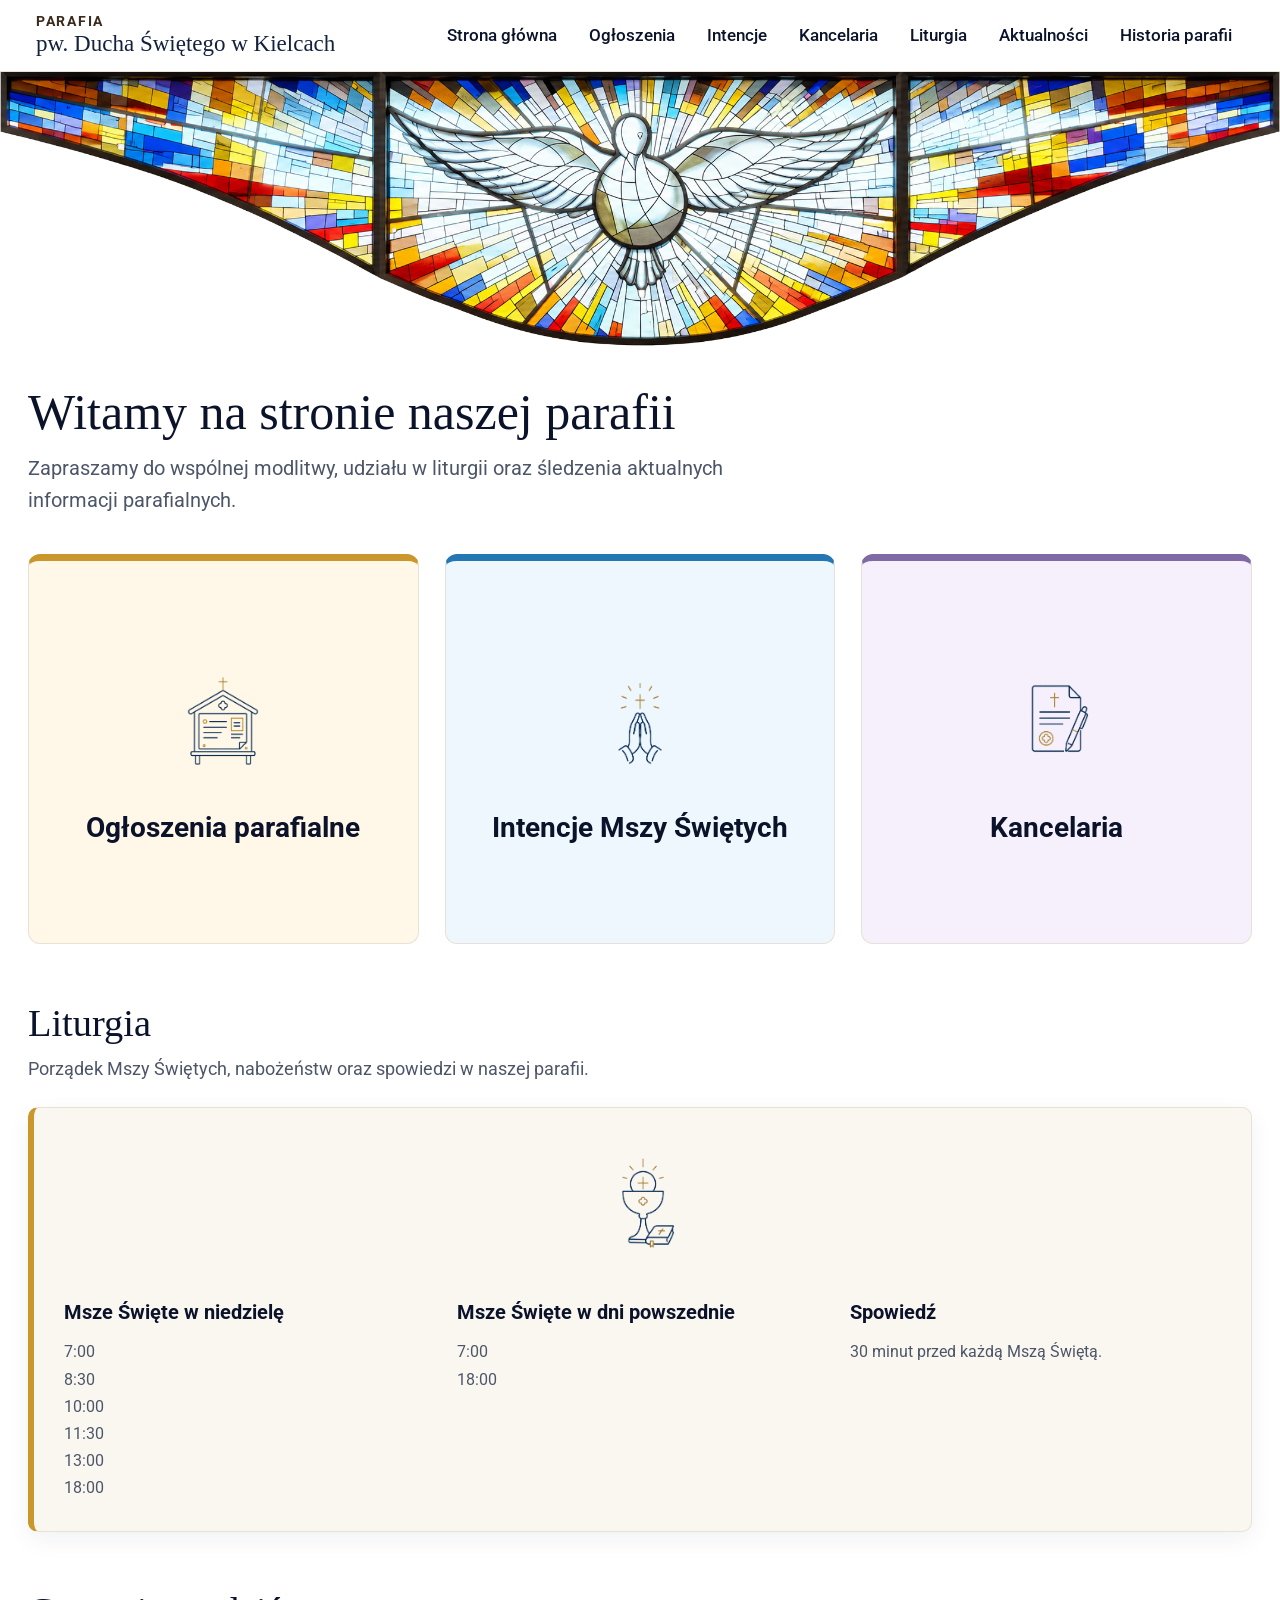
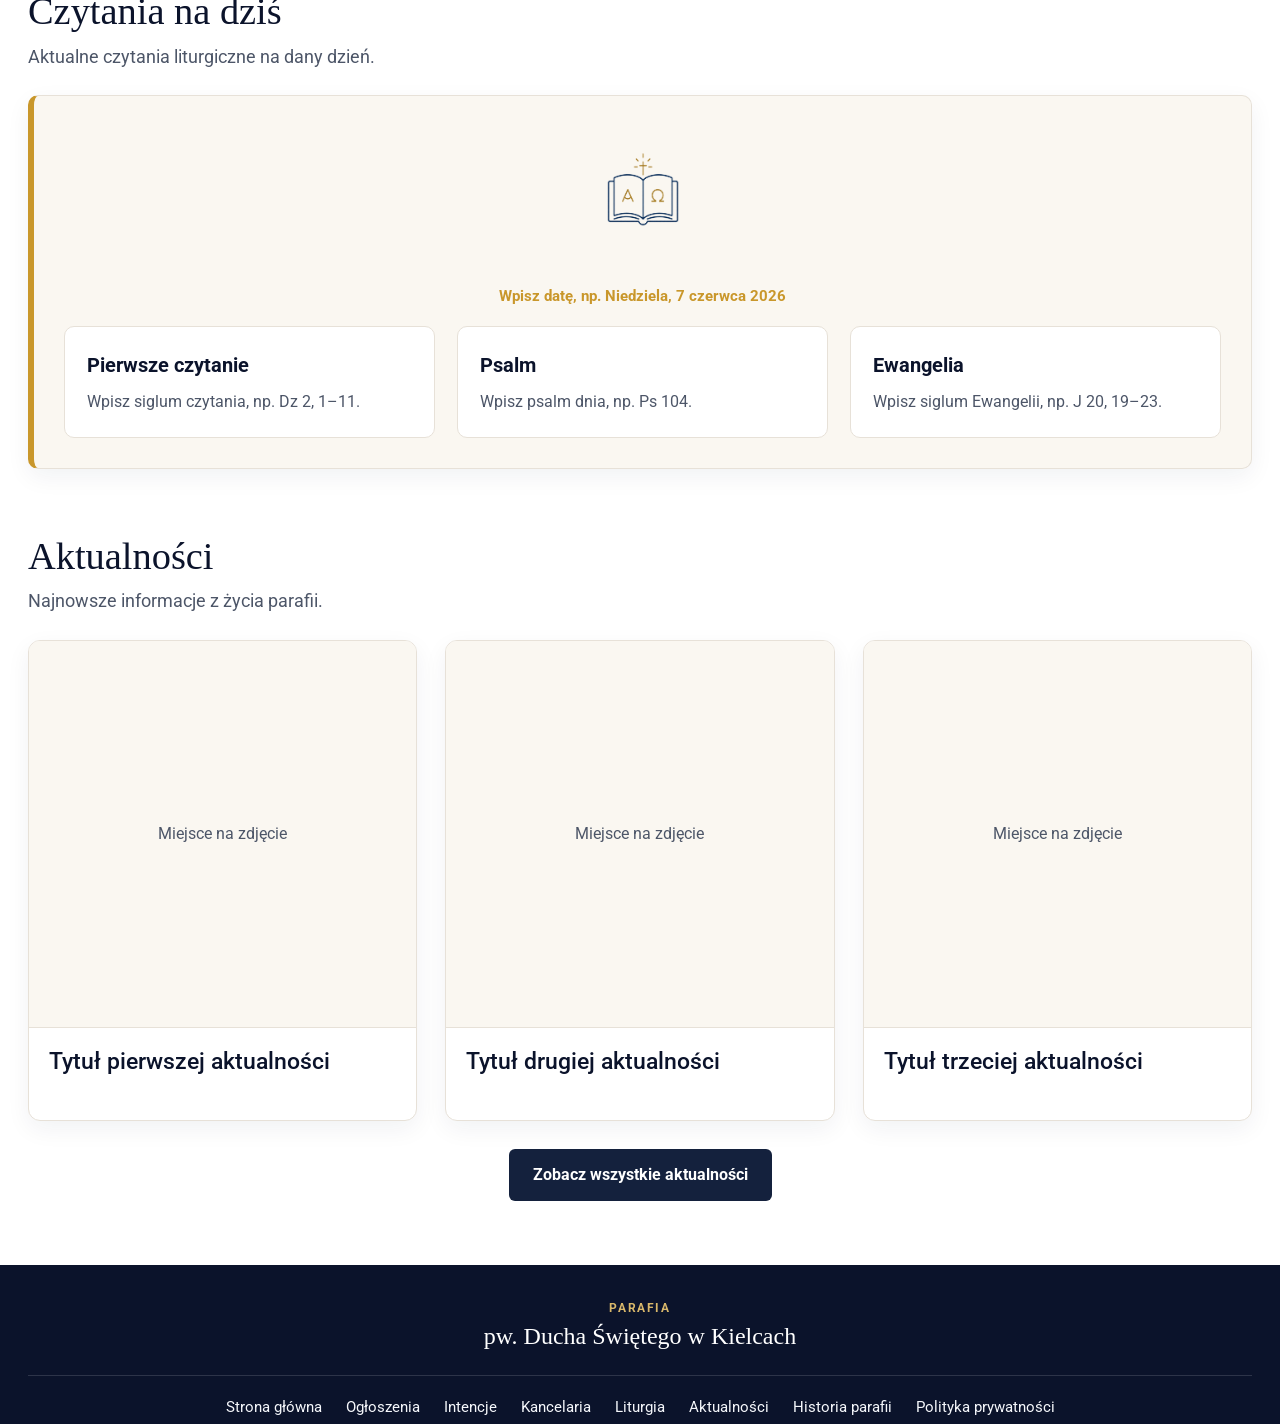
<file: index.html>
<!DOCTYPE html>
<html lang="pl">
<head>
  <meta charset="UTF-8" />
  <meta name="viewport" content="width=device-width, initial-scale=1.0" />

  <title>Parafia pw. Ducha Świętego w Kielcach</title>
  <meta name="description" content="Strona internetowa Parafii pw. Ducha Świętego w Kielcach. Ogłoszenia, intencje, kancelaria, liturgia, czytania, aktualności i historia parafii." />

  <link rel="preconnect" href="https://fonts.googleapis.com">
  <link rel="preconnect" href="https://fonts.gstatic.com" crossorigin>
  <link href="https://fonts.googleapis.com/css2?family=Roboto:wght@400;500;700&display=swap" rel="stylesheet">

  <link rel="stylesheet" href="css/style.css">
</head>

<body>

  <div id="header"></div>

  <section class="hero-image">
  <picture>
    <source
      media="(min-width: 1024px)"
      srcset="grafiki/witraz-duch-header-wider.png"
    >
    <img src="grafiki/witraz-duch-header.png" alt="Witraż z symbolem Ducha Świętego">
  </picture>
</section>

  <main class="page-content">

    <section class="welcome-section">
      <div class="welcome-content">
        <h1>Witamy na stronie naszej parafii</h1>
        <p>
          Zapraszamy do wspólnej modlitwy, udziału w liturgii oraz śledzenia
          aktualnych informacji parafialnych.
        </p>
      </div>
    </section>

    <section class="tiles-section" aria-label="Najważniejsze informacje">
      <div class="tiles">

        <a href="ogloszenia/index.html" class="tile tile-ogloszenia">
          <img src="grafiki/ogloszenia.png" alt="" class="tile-icon">
          <h2>Ogłoszenia parafialne</h2>
        </a>

        <a href="intencje/index.html" class="tile tile-intencje">
          <img src="grafiki/intencje.png" alt="" class="tile-icon">
          <h2>Intencje Mszy Świętych</h2>
        </a>

        <a href="kancelaria/index.html" class="tile tile-kancelaria">
          <img src="grafiki/kancelaria.png" alt="" class="tile-icon">
          <h2>Kancelaria</h2>
        </a>

      </div>
    </section>

    <section id="liturgia" class="home-section liturgy-section" aria-label="Liturgia">
      <div class="section-heading">
        <h2>Liturgia</h2>
        <p>
          Porządek Mszy Świętych, nabożeństw oraz spowiedzi w naszej parafii.
        </p>
      </div>

      <div class="liturgy-box">

        <div class="section-box-icon-wrap">
          <img src="grafiki/liturgia.png" alt="" class="section-box-icon">
        </div>

        <div class="liturgy-grid">

          <div class="liturgy-item">
            <h3>Msze Święte w niedzielę</h3>
            <ul>
              <li>7:00</li>
              <li>8:30</li>
              <li>10:00</li>
              <li>11:30</li>
              <li>13:00</li>
              <li>18:00</li>
            </ul>
          </div>

          <div class="liturgy-item">
            <h3>Msze Święte w dni powszednie</h3>
            <ul>
              <li>7:00</li>
              <li>18:00</li>
            </ul>
          </div>

          <div class="liturgy-item">
            <h3>Spowiedź</h3>
            <p>
              30 minut przed każdą Mszą Świętą.
            </p>
          </div>

        </div>
      </div>
    </section>

    <section id="czytania" class="home-section daily-readings-section" aria-label="Czytania na dziś">
      <div class="section-heading">
        <h2>Czytania na dziś</h2>
        <p>
          Aktualne czytania liturgiczne na dany dzień.
        </p>
      </div>

      <div class="daily-readings-box">

        <div class="section-box-icon-wrap">
          <img src="grafiki/czytania.png" alt="" class="section-box-icon">
        </div>

        <p class="readings-date">
          Wpisz datę, np. Niedziela, 7 czerwca 2026
        </p>

        <div class="readings-grid">

          <div class="reading-item">
            <h3>Pierwsze czytanie</h3>
            <p>
              Wpisz siglum czytania, np. Dz 2, 1–11.
            </p>
          </div>

          <div class="reading-item">
            <h3>Psalm</h3>
            <p>
              Wpisz psalm dnia, np. Ps 104.
            </p>
          </div>

          <div class="reading-item">
            <h3>Ewangelia</h3>
            <p>
              Wpisz siglum Ewangelii, np. J 20, 19–23.
            </p>
          </div>

        </div>

      </div>
    </section>

    <section class="home-section news-section" aria-label="Aktualności">
      <div class="section-heading">
        <h2>Aktualności</h2>
        <p>
          Najnowsze informacje z życia parafii.
        </p>
      </div>

      <div class="actual-news-grid home-news-grid">

        <article class="actual-news-tile">
          <a href="aktualnosci/index.html">
            <div class="actual-news-photo-placeholder">
              Miejsce na zdjęcie
            </div>
            <h2>Tytuł pierwszej aktualności</h2>
          </a>
        </article>

        <article class="actual-news-tile">
          <a href="aktualnosci/index.html">
            <div class="actual-news-photo-placeholder">
              Miejsce na zdjęcie
            </div>
            <h2>Tytuł drugiej aktualności</h2>
          </a>
        </article>

        <article class="actual-news-tile">
          <a href="aktualnosci/index.html">
            <div class="actual-news-photo-placeholder">
              Miejsce na zdjęcie
            </div>
            <h2>Tytuł trzeciej aktualności</h2>
          </a>
        </article>

      </div>

      <div class="section-button">
        <a href="aktualnosci/index.html" class="button-link">
          Zobacz wszystkie aktualności
        </a>
      </div>
    </section>

  </main>

  <div id="footer"></div>

  <script src="js/script.js"></script>
</body>
</html>
</file>
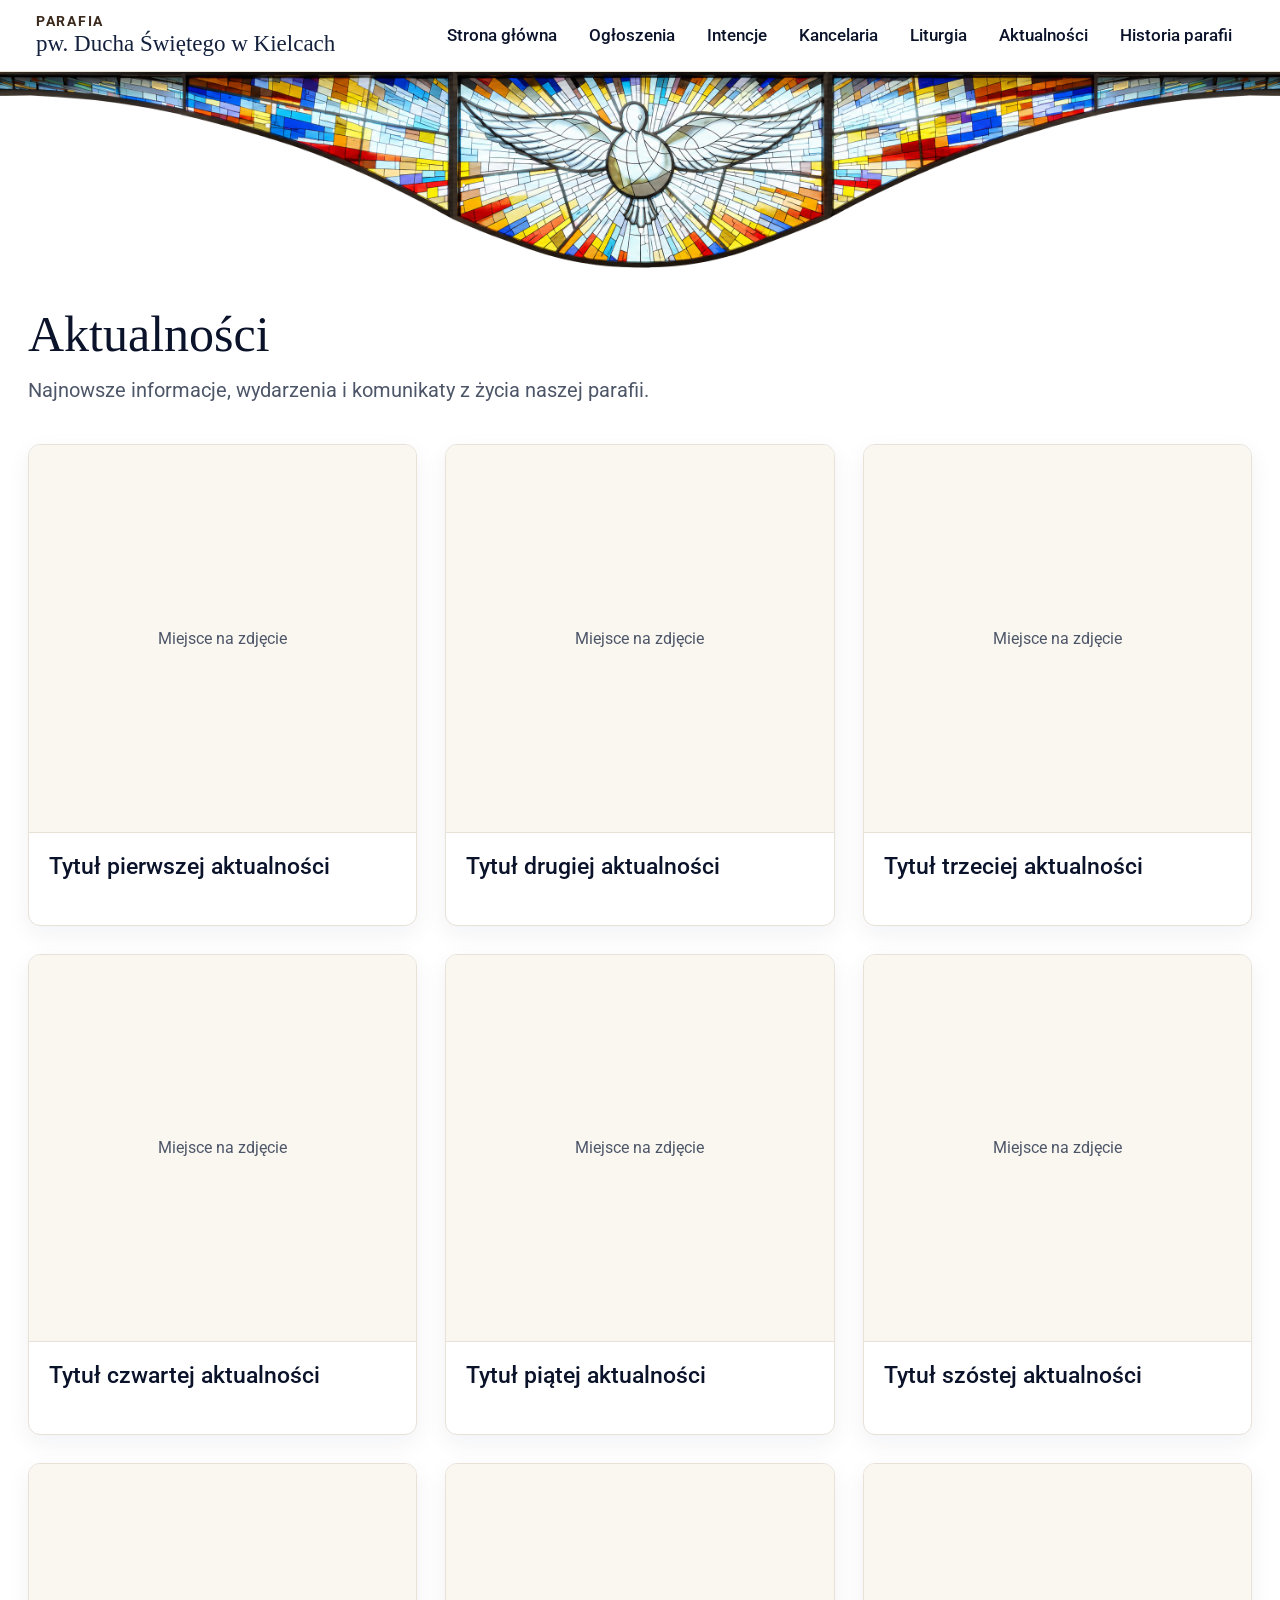
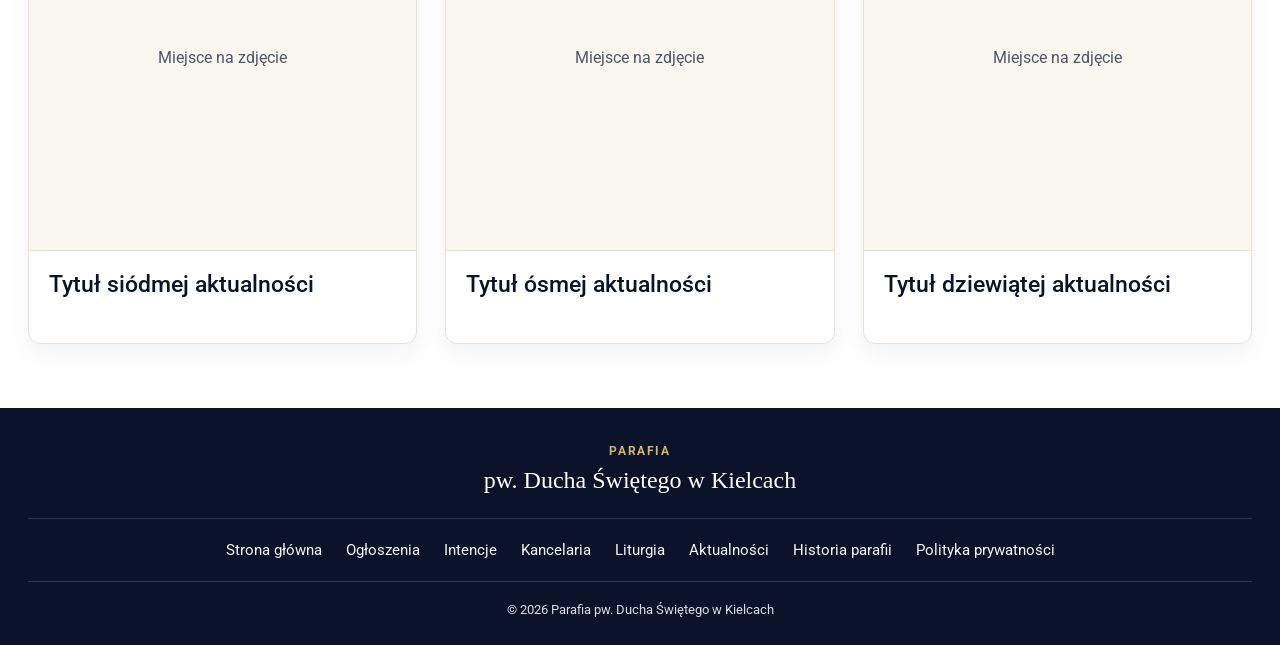
<file: aktualnosci/index.html>
<!DOCTYPE html>
<html lang="pl">
<head>
  <meta charset="UTF-8" />
  <meta name="viewport" content="width=device-width, initial-scale=1.0" />

  <title>Aktualności — Parafia pw. Ducha Świętego w Kielcach</title>
  <meta name="description" content="Aktualności z życia Parafii pw. Ducha Świętego w Kielcach." />

  <link rel="preconnect" href="https://fonts.googleapis.com">
  <link rel="preconnect" href="https://fonts.gstatic.com" crossorigin>
  <link href="https://fonts.googleapis.com/css2?family=Roboto:wght@400;500;700&display=swap" rel="stylesheet">

  <link rel="stylesheet" href="../css/style.css?v=35">
</head>

<body>

  <div id="header"></div>

  <section class="hero-image">
  <picture>
    <source
      media="(min-width: 1024px)"
      srcset="../grafiki/witraz-duch-header-wider.png"
    >
    <img src="../grafiki/witraz-duch-header.png" alt="Witraż z symbolem Ducha Świętego">
  </picture>
</section>

  <main class="page-content">

    <section class="welcome-section">
      <div class="welcome-content">
        <h1>Aktualności</h1>
        <p>
          Najnowsze informacje, wydarzenia i komunikaty z życia naszej parafii.
        </p>
      </div>
    </section>

    <section class="actual-news-section" aria-label="Lista aktualności">

      <div class="actual-news-grid">

        <article class="actual-news-tile">
          <a href="#">
            <div class="actual-news-photo-placeholder">
              Miejsce na zdjęcie
            </div>
            <h2>Tytuł pierwszej aktualności</h2>
          </a>
        </article>

        <article class="actual-news-tile">
          <a href="#">
            <div class="actual-news-photo-placeholder">
              Miejsce na zdjęcie
            </div>
            <h2>Tytuł drugiej aktualności</h2>
          </a>
        </article>

        <article class="actual-news-tile">
          <a href="#">
            <div class="actual-news-photo-placeholder">
              Miejsce na zdjęcie
            </div>
            <h2>Tytuł trzeciej aktualności</h2>
          </a>
        </article>

        <article class="actual-news-tile">
          <a href="#">
            <div class="actual-news-photo-placeholder">
              Miejsce na zdjęcie
            </div>
            <h2>Tytuł czwartej aktualności</h2>
          </a>
        </article>

        <article class="actual-news-tile">
          <a href="#">
            <div class="actual-news-photo-placeholder">
              Miejsce na zdjęcie
            </div>
            <h2>Tytuł piątej aktualności</h2>
          </a>
        </article>

        <article class="actual-news-tile">
          <a href="#">
            <div class="actual-news-photo-placeholder">
              Miejsce na zdjęcie
            </div>
            <h2>Tytuł szóstej aktualności</h2>
          </a>
        </article>

        <article class="actual-news-tile">
          <a href="#">
            <div class="actual-news-photo-placeholder">
              Miejsce na zdjęcie
            </div>
            <h2>Tytuł siódmej aktualności</h2>
          </a>
        </article>

        <article class="actual-news-tile">
          <a href="#">
            <div class="actual-news-photo-placeholder">
              Miejsce na zdjęcie
            </div>
            <h2>Tytuł ósmej aktualności</h2>
          </a>
        </article>

        <article class="actual-news-tile">
          <a href="#">
            <div class="actual-news-photo-placeholder">
              Miejsce na zdjęcie
            </div>
            <h2>Tytuł dziewiątej aktualności</h2>
          </a>
        </article>

      </div>

    </section>

  </main>

  <div id="footer"></div>

  <script src="../js/script.js?v=25"></script>
</body>
</html>
</file>
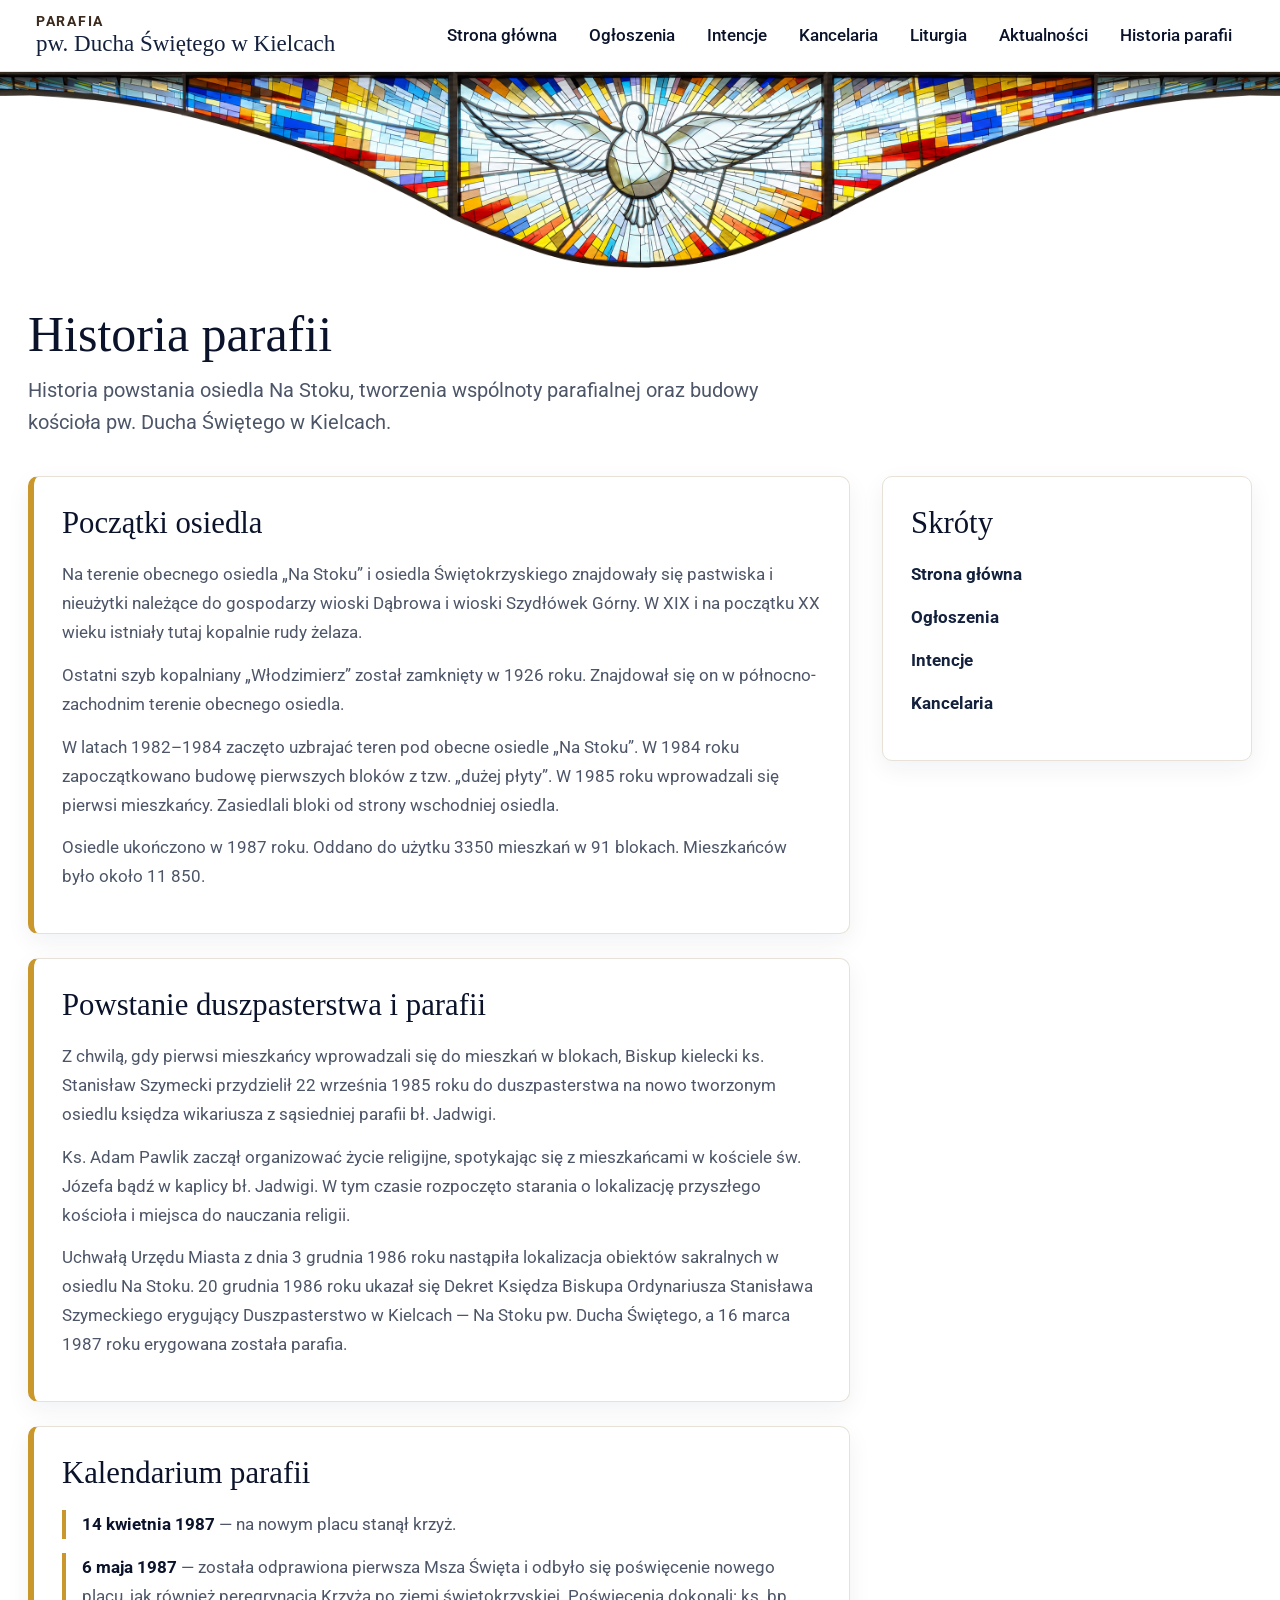
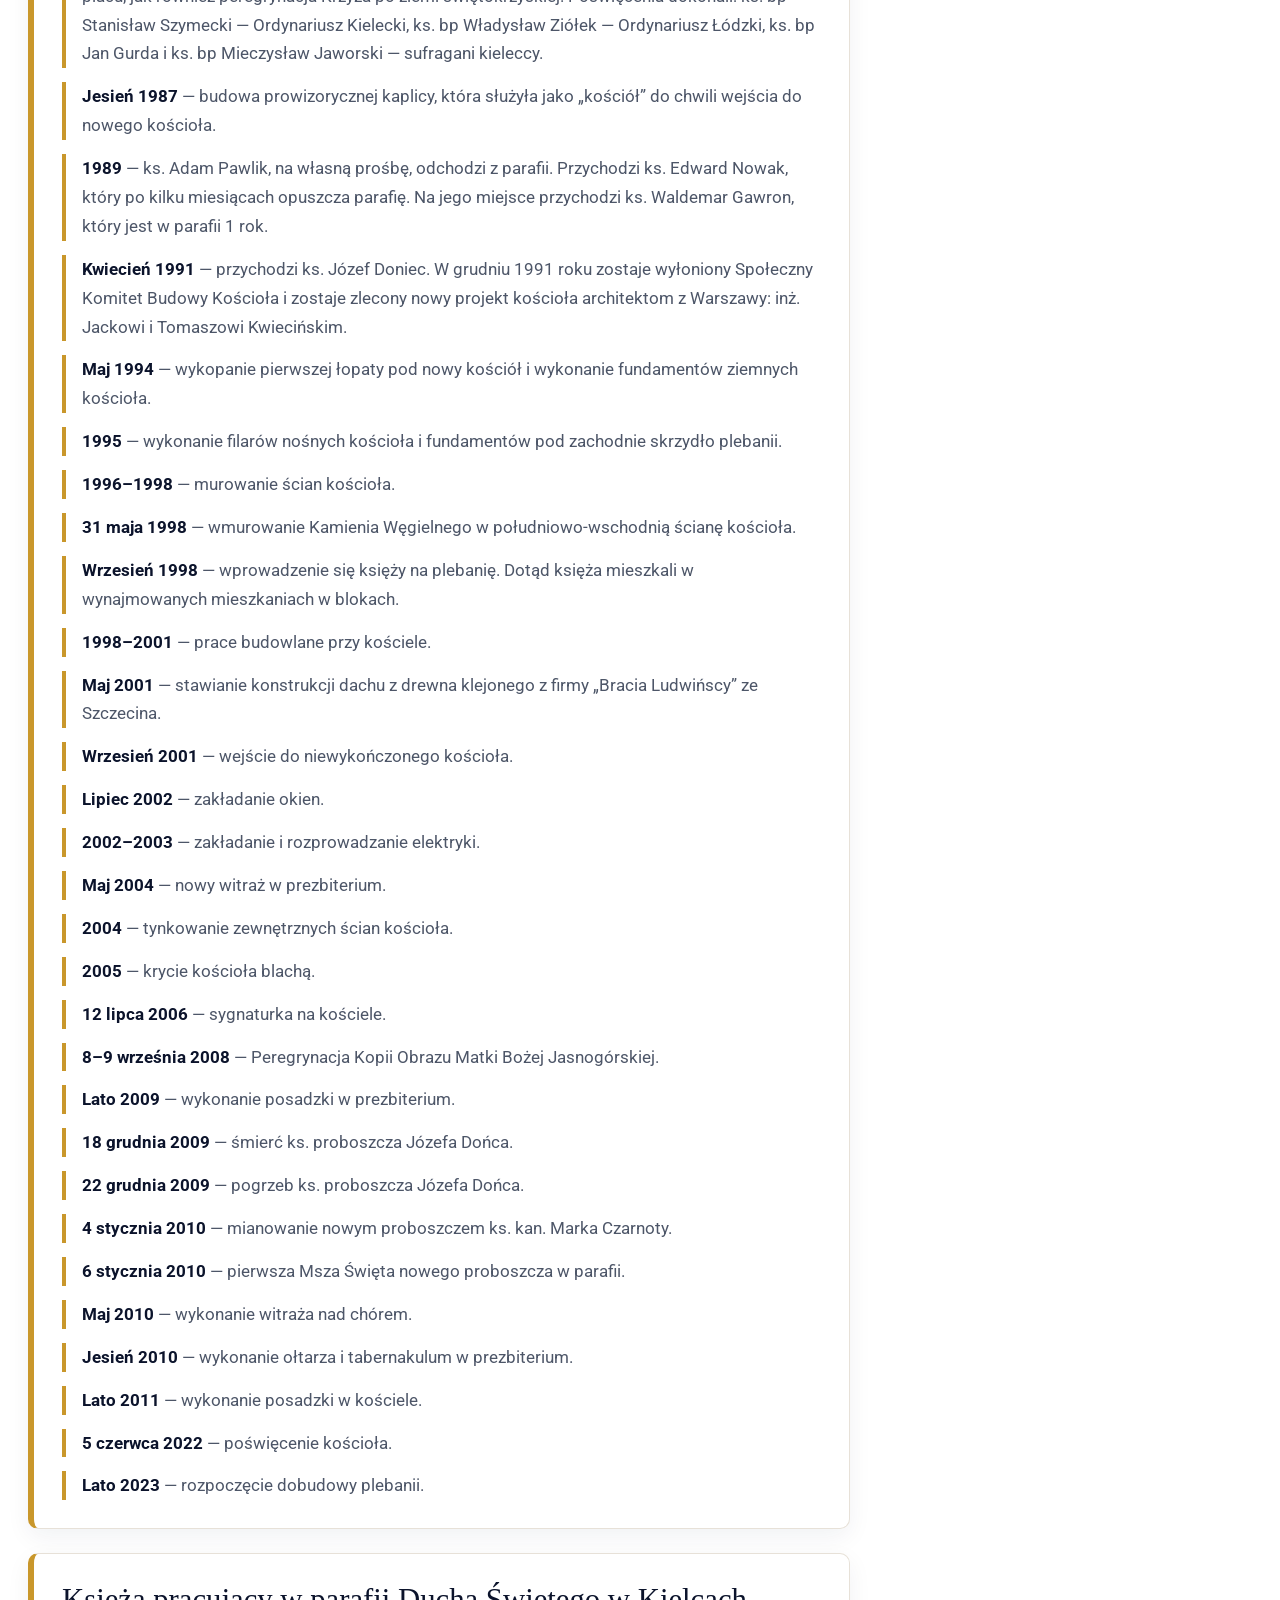
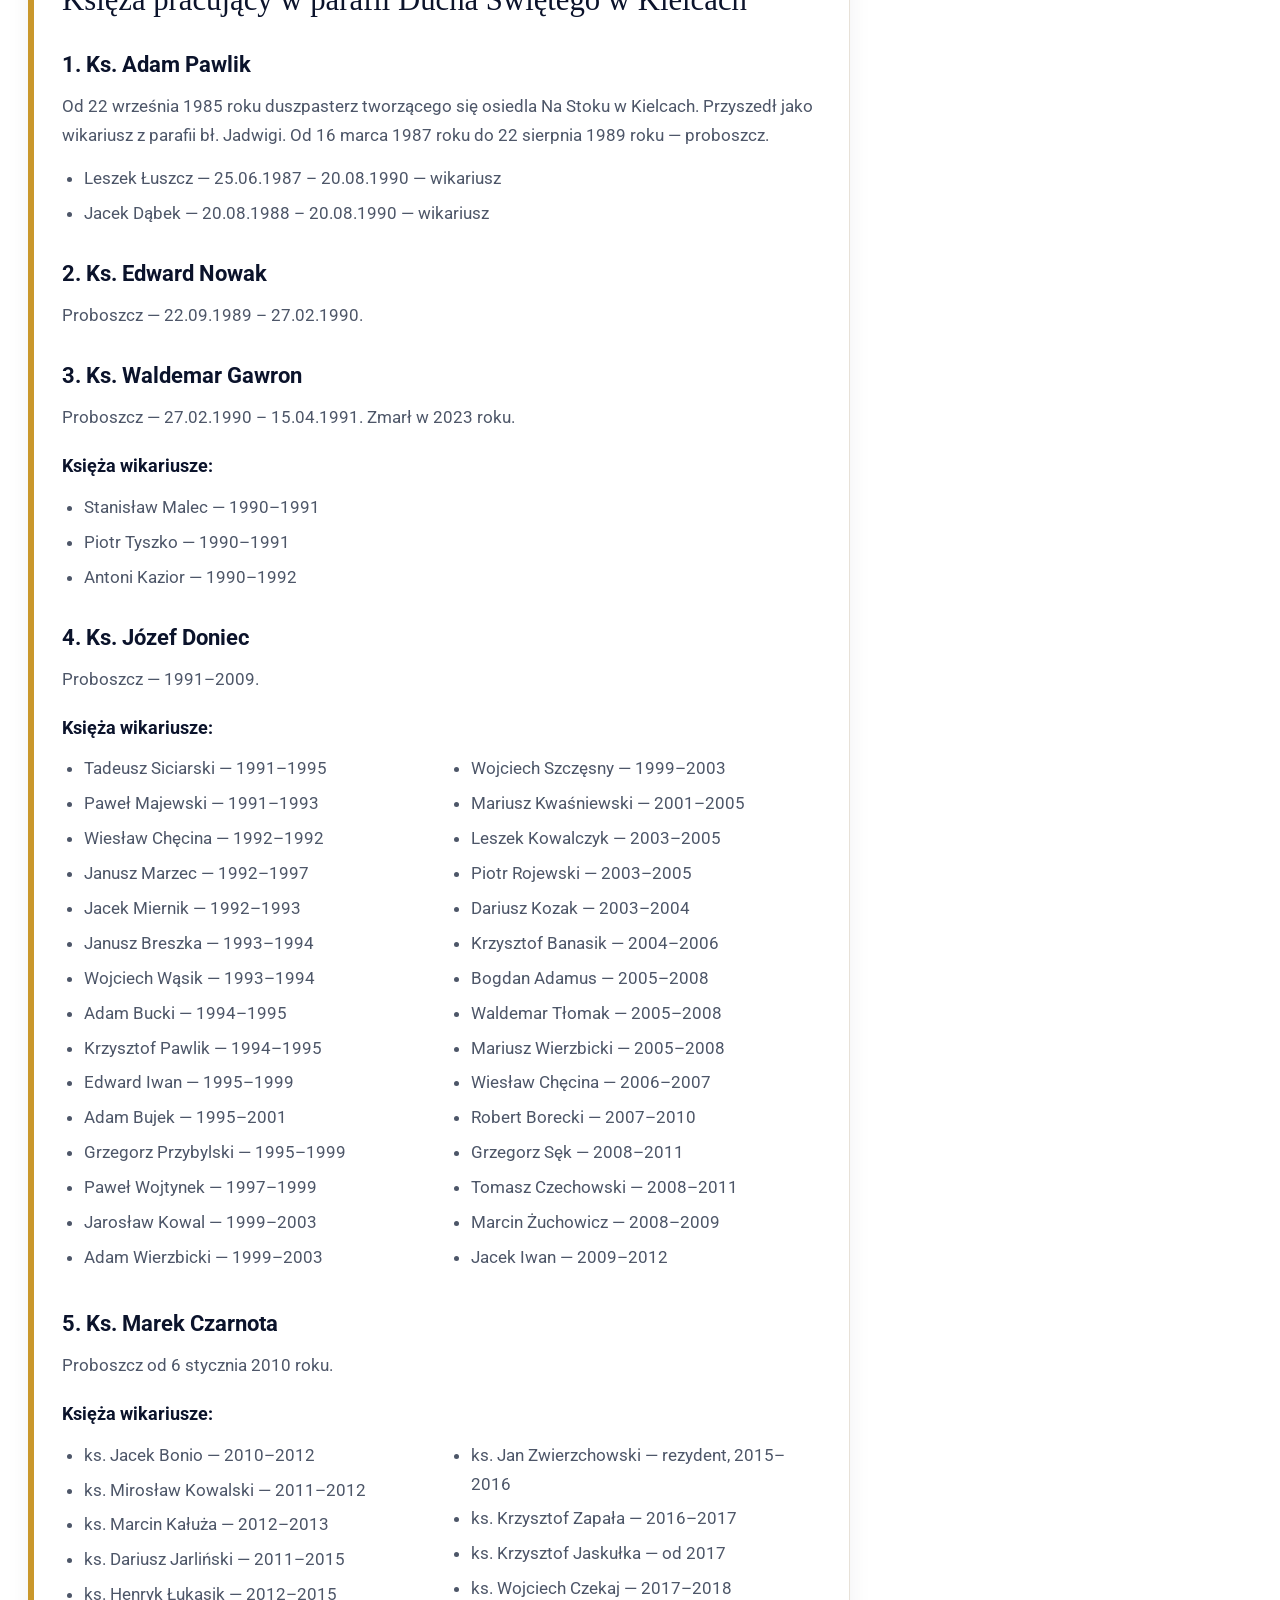
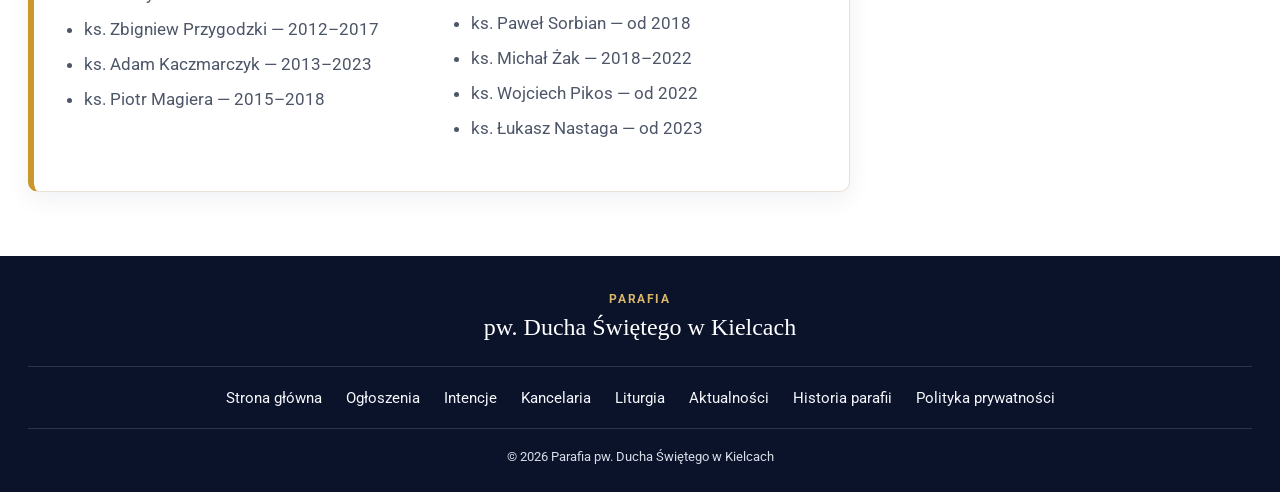
<file: historia-parafii/index.html>
<!DOCTYPE html>
<html lang="pl">
<head>
  <meta charset="UTF-8" />
  <meta name="viewport" content="width=device-width, initial-scale=1.0" />

  <title>Historia parafii — Parafia pw. Ducha Świętego w Kielcach</title>
  <meta name="description" content="Historia Parafii Rzymskokatolickiej pw. Ducha Świętego w Kielcach." />

  <link rel="preconnect" href="https://fonts.googleapis.com">
  <link rel="preconnect" href="https://fonts.gstatic.com" crossorigin>
  <link href="https://fonts.googleapis.com/css2?family=Roboto:wght@400;500;700&display=swap" rel="stylesheet">

  <link rel="stylesheet" href="../css/style.css?v=35">
</head>

<body>

  <div id="header"></div>

  <section class="hero-image">
  <picture>
    <source
      media="(min-width: 1024px)"
      srcset="../grafiki/witraz-duch-header-wider.png"
    >
    <img src="../grafiki/witraz-duch-header.png" alt="Witraż z symbolem Ducha Świętego">
  </picture>
</section>

  <main class="page-content">

    <section class="welcome-section">
      <div class="welcome-content">
        <h1>Historia parafii</h1>
        <p>
          Historia powstania osiedla Na Stoku, tworzenia wspólnoty parafialnej
          oraz budowy kościoła pw. Ducha Świętego w Kielcach.
        </p>
      </div>
    </section>

    <section class="subpage-layout">

      <div class="subpage-main">

        <article class="content-card historia-card">
          <h2>Początki osiedla</h2>

          <p>
            Na terenie obecnego osiedla „Na Stoku” i osiedla Świętokrzyskiego
            znajdowały się pastwiska i nieużytki należące do gospodarzy wioski
            Dąbrowa i wioski Szydłówek Górny. W XIX i na początku XX wieku
            istniały tutaj kopalnie rudy żelaza.
          </p>

          <p>
            Ostatni szyb kopalniany „Włodzimierz” został zamknięty w 1926 roku.
            Znajdował się on w północno-zachodnim terenie obecnego osiedla.
          </p>

          <p>
            W latach 1982–1984 zaczęto uzbrajać teren pod obecne osiedle
            „Na Stoku”. W 1984 roku zapoczątkowano budowę pierwszych bloków
            z tzw. „dużej płyty”. W 1985 roku wprowadzali się pierwsi mieszkańcy.
            Zasiedlali bloki od strony wschodniej osiedla.
          </p>

          <p>
            Osiedle ukończono w 1987 roku. Oddano do użytku 3350 mieszkań
            w 91 blokach. Mieszkańców było około 11 850.
          </p>
        </article>

        <article class="content-card historia-card">
          <h2>Powstanie duszpasterstwa i parafii</h2>

          <p>
            Z chwilą, gdy pierwsi mieszkańcy wprowadzali się do mieszkań w blokach,
            Biskup kielecki ks. Stanisław Szymecki przydzielił 22 września 1985 roku
            do duszpasterstwa na nowo tworzonym osiedlu księdza wikariusza
            z sąsiedniej parafii bł. Jadwigi.
          </p>

          <p>
            Ks. Adam Pawlik zaczął organizować życie religijne, spotykając się
            z mieszkańcami w kościele św. Józefa bądź w kaplicy bł. Jadwigi.
            W tym czasie rozpoczęto starania o lokalizację przyszłego kościoła
            i miejsca do nauczania religii.
          </p>

          <p>
            Uchwałą Urzędu Miasta z dnia 3 grudnia 1986 roku nastąpiła lokalizacja
            obiektów sakralnych w osiedlu Na Stoku. 20 grudnia 1986 roku ukazał się
            Dekret Księdza Biskupa Ordynariusza Stanisława Szymeckiego erygujący
            Duszpasterstwo w Kielcach — Na Stoku pw. Ducha Świętego, a 16 marca
            1987 roku erygowana została parafia.
          </p>
        </article>

        <article class="content-card historia-card">
          <h2>Kalendarium parafii</h2>

          <div class="history-timeline">

            <p><strong>14 kwietnia 1987</strong> — na nowym placu stanął krzyż.</p>

            <p>
              <strong>6 maja 1987</strong> — została odprawiona pierwsza Msza Święta
              i odbyło się poświęcenie nowego placu, jak również peregrynacja Krzyża
              po ziemi świętokrzyskiej. Poświęcenia dokonali: ks. bp Stanisław
              Szymecki — Ordynariusz Kielecki, ks. bp Władysław Ziółek —
              Ordynariusz Łódzki, ks. bp Jan Gurda i ks. bp Mieczysław Jaworski —
              sufragani kieleccy.
            </p>

            <p>
              <strong>Jesień 1987</strong> — budowa prowizorycznej kaplicy, która
              służyła jako „kościół” do chwili wejścia do nowego kościoła.
            </p>

            <p>
              <strong>1989</strong> — ks. Adam Pawlik, na własną prośbę, odchodzi
              z parafii. Przychodzi ks. Edward Nowak, który po kilku miesiącach
              opuszcza parafię. Na jego miejsce przychodzi ks. Waldemar Gawron,
              który jest w parafii 1 rok.
            </p>

            <p>
              <strong>Kwiecień 1991</strong> — przychodzi ks. Józef Doniec.
              W grudniu 1991 roku zostaje wyłoniony Społeczny Komitet Budowy
              Kościoła i zostaje zlecony nowy projekt kościoła architektom
              z Warszawy: inż. Jackowi i Tomaszowi Kwiecińskim.
            </p>

            <p><strong>Maj 1994</strong> — wykopanie pierwszej łopaty pod nowy kościół i wykonanie fundamentów ziemnych kościoła.</p>

            <p><strong>1995</strong> — wykonanie filarów nośnych kościoła i fundamentów pod zachodnie skrzydło plebanii.</p>

            <p><strong>1996–1998</strong> — murowanie ścian kościoła.</p>

            <p><strong>31 maja 1998</strong> — wmurowanie Kamienia Węgielnego w południowo-wschodnią ścianę kościoła.</p>

            <p><strong>Wrzesień 1998</strong> — wprowadzenie się księży na plebanię. Dotąd księża mieszkali w wynajmowanych mieszkaniach w blokach.</p>

            <p><strong>1998–2001</strong> — prace budowlane przy kościele.</p>

            <p><strong>Maj 2001</strong> — stawianie konstrukcji dachu z drewna klejonego z firmy „Bracia Ludwińscy” ze Szczecina.</p>

            <p><strong>Wrzesień 2001</strong> — wejście do niewykończonego kościoła.</p>

            <p><strong>Lipiec 2002</strong> — zakładanie okien.</p>

            <p><strong>2002–2003</strong> — zakładanie i rozprowadzanie elektryki.</p>

            <p><strong>Maj 2004</strong> — nowy witraż w prezbiterium.</p>

            <p><strong>2004</strong> — tynkowanie zewnętrznych ścian kościoła.</p>

            <p><strong>2005</strong> — krycie kościoła blachą.</p>

            <p><strong>12 lipca 2006</strong> — sygnaturka na kościele.</p>

            <p><strong>8–9 września 2008</strong> — Peregrynacja Kopii Obrazu Matki Bożej Jasnogórskiej.</p>

            <p><strong>Lato 2009</strong> — wykonanie posadzki w prezbiterium.</p>

            <p><strong>18 grudnia 2009</strong> — śmierć ks. proboszcza Józefa Dońca.</p>

            <p><strong>22 grudnia 2009</strong> — pogrzeb ks. proboszcza Józefa Dońca.</p>

            <p><strong>4 stycznia 2010</strong> — mianowanie nowym proboszczem ks. kan. Marka Czarnoty.</p>

            <p><strong>6 stycznia 2010</strong> — pierwsza Msza Święta nowego proboszcza w parafii.</p>

            <p><strong>Maj 2010</strong> — wykonanie witraża nad chórem.</p>

            <p><strong>Jesień 2010</strong> — wykonanie ołtarza i tabernakulum w prezbiterium.</p>

            <p><strong>Lato 2011</strong> — wykonanie posadzki w kościele.</p>

            <p><strong>5 czerwca 2022</strong> — poświęcenie kościoła.</p>

            <p><strong>Lato 2023</strong> — rozpoczęcie dobudowy plebanii.</p>

          </div>
        </article>

        <article class="content-card historia-card">
          <h2>Księża pracujący w parafii Ducha Świętego w Kielcach</h2>

          <h3>1. Ks. Adam Pawlik</h3>
          <p>
            Od 22 września 1985 roku duszpasterz tworzącego się osiedla Na Stoku
            w Kielcach. Przyszedł jako wikariusz z parafii bł. Jadwigi.
            Od 16 marca 1987 roku do 22 sierpnia 1989 roku — proboszcz.
          </p>

          <ul class="clergy-list">
            <li>Leszek Łuszcz — 25.06.1987 – 20.08.1990 — wikariusz</li>
            <li>Jacek Dąbek — 20.08.1988 – 20.08.1990 — wikariusz</li>
          </ul>

          <h3>2. Ks. Edward Nowak</h3>
          <p>Proboszcz — 22.09.1989 – 27.02.1990.</p>

          <h3>3. Ks. Waldemar Gawron</h3>
          <p>Proboszcz — 27.02.1990 – 15.04.1991. Zmarł w 2023 roku.</p>

          <h4>Księża wikariusze:</h4>
          <ul class="clergy-list">
            <li>Stanisław Malec — 1990–1991</li>
            <li>Piotr Tyszko — 1990–1991</li>
            <li>Antoni Kazior — 1990–1992</li>
          </ul>

          <h3>4. Ks. Józef Doniec</h3>
          <p>Proboszcz — 1991–2009.</p>

          <h4>Księża wikariusze:</h4>
          <ul class="clergy-list clergy-columns">
            <li>Tadeusz Siciarski — 1991–1995</li>
            <li>Paweł Majewski — 1991–1993</li>
            <li>Wiesław Chęcina — 1992–1992</li>
            <li>Janusz Marzec — 1992–1997</li>
            <li>Jacek Miernik — 1992–1993</li>
            <li>Janusz Breszka — 1993–1994</li>
            <li>Wojciech Wąsik — 1993–1994</li>
            <li>Adam Bucki — 1994–1995</li>
            <li>Krzysztof Pawlik — 1994–1995</li>
            <li>Edward Iwan — 1995–1999</li>
            <li>Adam Bujek — 1995–2001</li>
            <li>Grzegorz Przybylski — 1995–1999</li>
            <li>Paweł Wojtynek — 1997–1999</li>
            <li>Jarosław Kowal — 1999–2003</li>
            <li>Adam Wierzbicki — 1999–2003</li>
            <li>Wojciech Szczęsny — 1999–2003</li>
            <li>Mariusz Kwaśniewski — 2001–2005</li>
            <li>Leszek Kowalczyk — 2003–2005</li>
            <li>Piotr Rojewski — 2003–2005</li>
            <li>Dariusz Kozak — 2003–2004</li>
            <li>Krzysztof Banasik — 2004–2006</li>
            <li>Bogdan Adamus — 2005–2008</li>
            <li>Waldemar Tłomak — 2005–2008</li>
            <li>Mariusz Wierzbicki — 2005–2008</li>
            <li>Wiesław Chęcina — 2006–2007</li>
            <li>Robert Borecki — 2007–2010</li>
            <li>Grzegorz Sęk — 2008–2011</li>
            <li>Tomasz Czechowski — 2008–2011</li>
            <li>Marcin Żuchowicz — 2008–2009</li>
            <li>Jacek Iwan — 2009–2012</li>
          </ul>

          <h3>5. Ks. Marek Czarnota</h3>
          <p>Proboszcz od 6 stycznia 2010 roku.</p>

          <h4>Księża wikariusze:</h4>
          <ul class="clergy-list clergy-columns">
            <li>ks. Jacek Bonio — 2010–2012</li>
            <li>ks. Mirosław Kowalski — 2011–2012</li>
            <li>ks. Marcin Kałuża — 2012–2013</li>
            <li>ks. Dariusz Jarliński — 2011–2015</li>
            <li>ks. Henryk Łukasik — 2012–2015</li>
            <li>ks. Zbigniew Przygodzki — 2012–2017</li>
            <li>ks. Adam Kaczmarczyk — 2013–2023</li>
            <li>ks. Piotr Magiera — 2015–2018</li>
            <li>ks. Jan Zwierzchowski — rezydent, 2015–2016</li>
            <li>ks. Krzysztof Zapała — 2016–2017</li>
            <li>ks. Krzysztof Jaskułka — od 2017</li>
            <li>ks. Wojciech Czekaj — 2017–2018</li>
            <li>ks. Paweł Sorbian — od 2018</li>
            <li>ks. Michał Żak — 2018–2022</li>
            <li>ks. Wojciech Pikos — od 2022</li>
            <li>ks. Łukasz Nastaga — od 2023</li>
          </ul>

        </article>

      </div>

      <aside class="subpage-sidebar">

        <div class="side-card">
          <h2>Skróty</h2>

          <p>
            <a href="../glowna/index.html">Strona główna</a>
          </p>

          <p>
            <a href="../ogloszenia/index.html">Ogłoszenia</a>
          </p>

          <p>
            <a href="../intencje/index.html">Intencje</a>
          </p>

          <p>
            <a href="../kancelaria/index.html">Kancelaria</a>
          </p>
        </div>

      </aside>

    </section>

  </main>

  <div id="footer"></div>

  <script src="../js/script.js?v=28"></script>
</body>
</html>
</file>
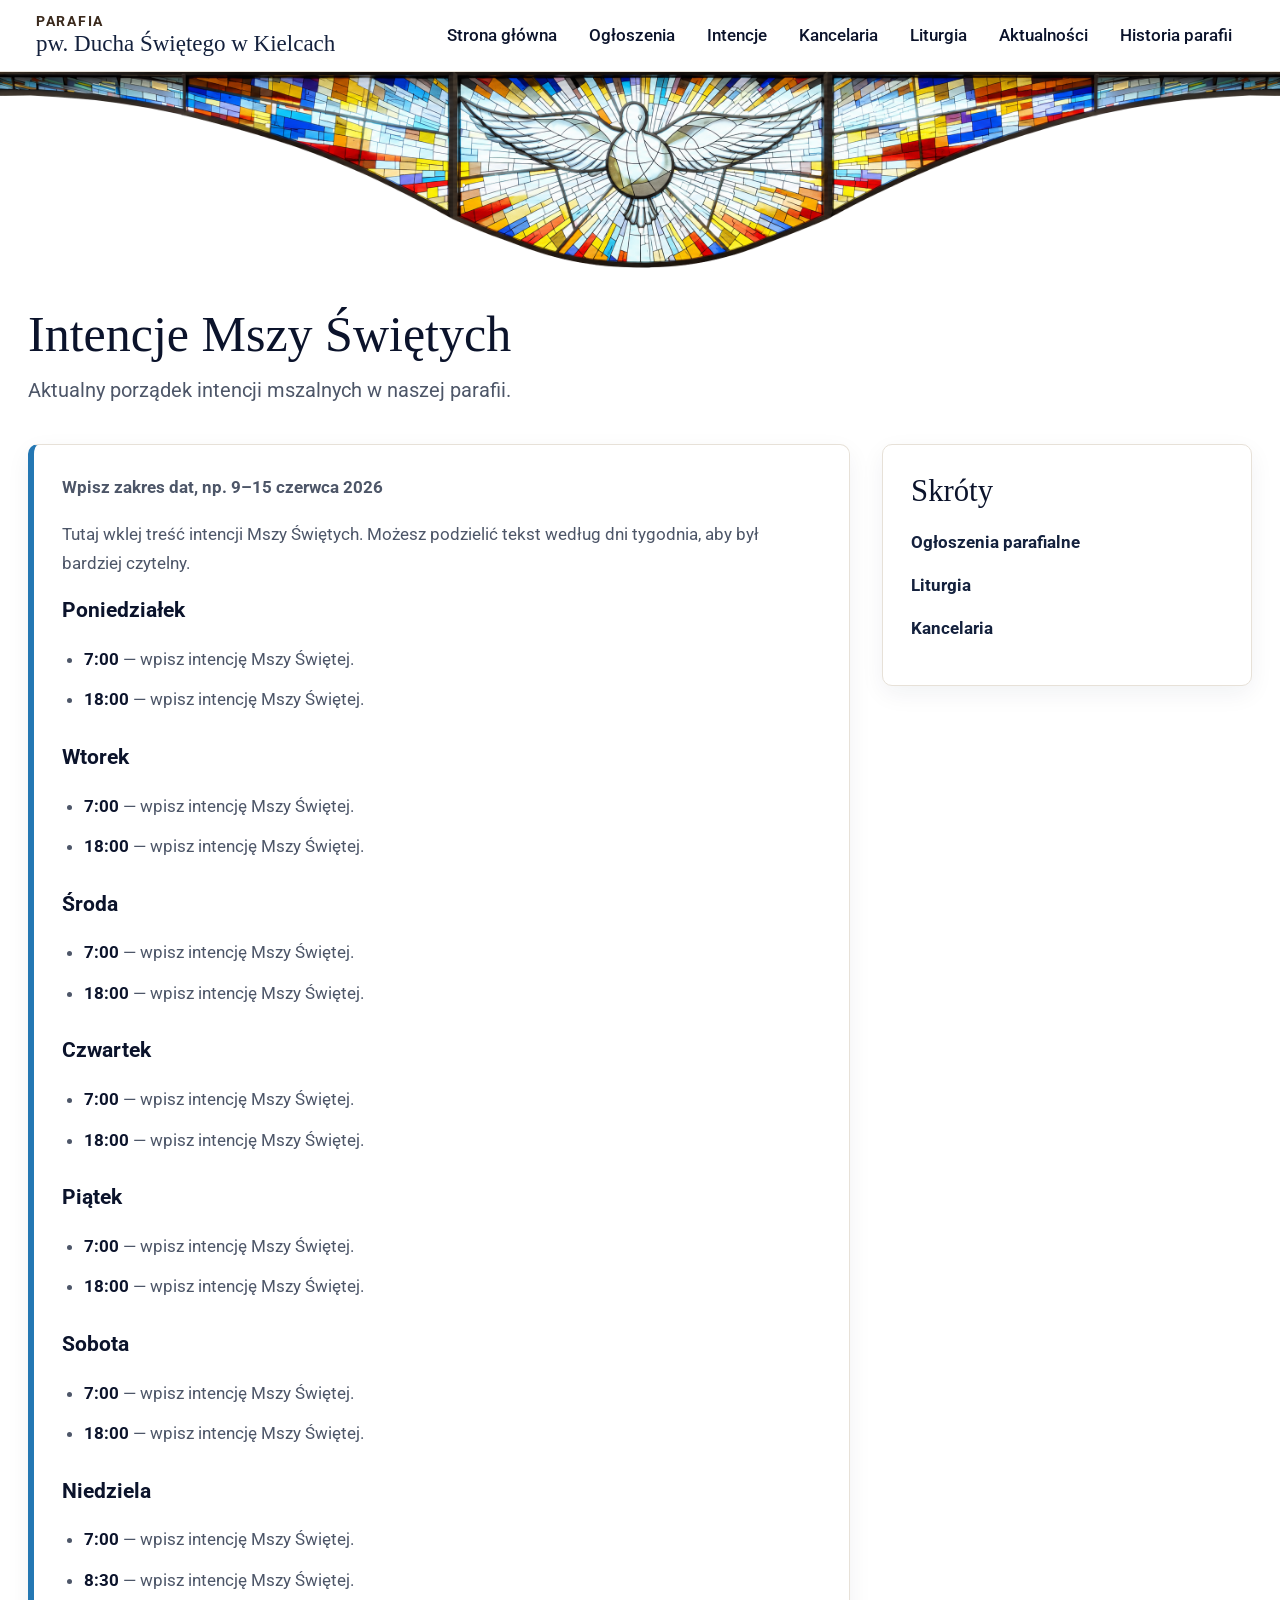
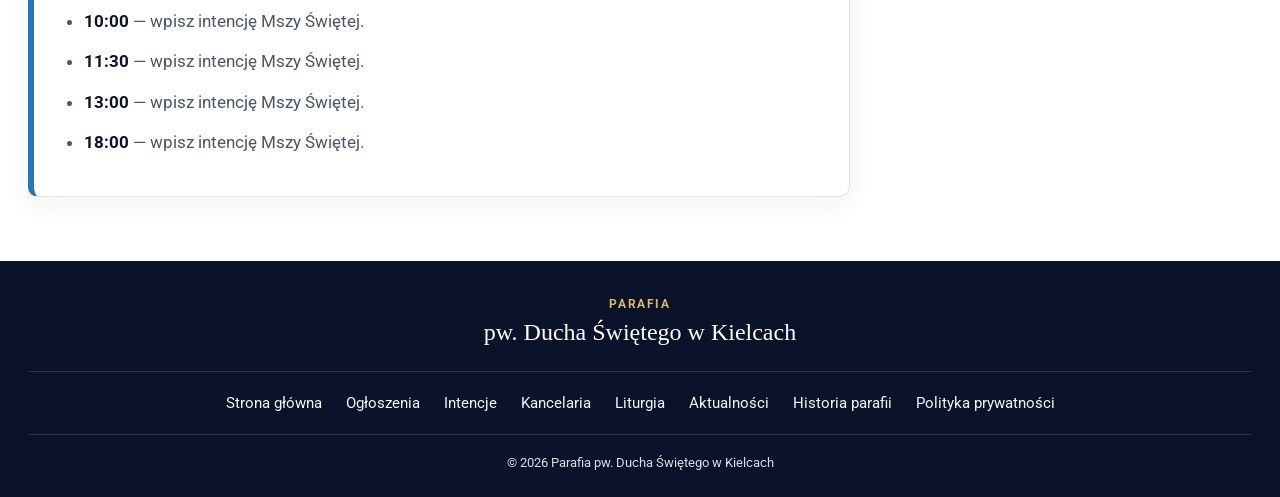
<file: intencje/index.html>
<!DOCTYPE html>
<html lang="pl">
<head>
  <meta charset="UTF-8" />
  <meta name="viewport" content="width=device-width, initial-scale=1.0" />

  <title>Intencje — Parafia pw. Ducha Świętego w Kielcach</title>
  <meta name="description" content="Intencje Mszy Świętych w Parafii pw. Ducha Świętego w Kielcach." />

  <link rel="preconnect" href="https://fonts.googleapis.com">
  <link rel="preconnect" href="https://fonts.gstatic.com" crossorigin>
  <link href="https://fonts.googleapis.com/css2?family=Roboto:wght@400;500;700&display=swap" rel="stylesheet">

  <link rel="stylesheet" href="../css/style.css?v=35">
</head>

<body>

  <div id="header"></div>

  <section class="hero-image">
  <picture>
    <source
      media="(min-width: 1024px)"
      srcset="../grafiki/witraz-duch-header-wider.png"
    >
    <img src="../grafiki/witraz-duch-header.png" alt="Witraż z symbolem Ducha Świętego">
  </picture>
</section>

  <main class="page-content">

    <section class="welcome-section">
      <div class="welcome-content">
        <h1>Intencje Mszy Świętych</h1>
        <p>
          Aktualny porządek intencji mszalnych w naszej parafii.
        </p>
      </div>
    </section>

    <section class="subpage-layout">

      <div class="subpage-main">

        <article class="content-card intencje-card">

          <p class="announcement-date">
            Wpisz zakres dat, np. 9–15 czerwca 2026
          </p>

          <div class="announcement-content">

            <p>
              Tutaj wklej treść intencji Mszy Świętych. Możesz podzielić tekst
              według dni tygodnia, aby był bardziej czytelny.
            </p>

            <h3>Poniedziałek</h3>
            <ul>
              <li><strong>7:00</strong> — wpisz intencję Mszy Świętej.</li>
              <li><strong>18:00</strong> — wpisz intencję Mszy Świętej.</li>
            </ul>

            <h3>Wtorek</h3>
            <ul>
              <li><strong>7:00</strong> — wpisz intencję Mszy Świętej.</li>
              <li><strong>18:00</strong> — wpisz intencję Mszy Świętej.</li>
            </ul>

            <h3>Środa</h3>
            <ul>
              <li><strong>7:00</strong> — wpisz intencję Mszy Świętej.</li>
              <li><strong>18:00</strong> — wpisz intencję Mszy Świętej.</li>
            </ul>

            <h3>Czwartek</h3>
            <ul>
              <li><strong>7:00</strong> — wpisz intencję Mszy Świętej.</li>
              <li><strong>18:00</strong> — wpisz intencję Mszy Świętej.</li>
            </ul>

            <h3>Piątek</h3>
            <ul>
              <li><strong>7:00</strong> — wpisz intencję Mszy Świętej.</li>
              <li><strong>18:00</strong> — wpisz intencję Mszy Świętej.</li>
            </ul>

            <h3>Sobota</h3>
            <ul>
              <li><strong>7:00</strong> — wpisz intencję Mszy Świętej.</li>
              <li><strong>18:00</strong> — wpisz intencję Mszy Świętej.</li>
            </ul>

            <h3>Niedziela</h3>
            <ul>
              <li><strong>7:00</strong> — wpisz intencję Mszy Świętej.</li>
              <li><strong>8:30</strong> — wpisz intencję Mszy Świętej.</li>
              <li><strong>10:00</strong> — wpisz intencję Mszy Świętej.</li>
              <li><strong>11:30</strong> — wpisz intencję Mszy Świętej.</li>
              <li><strong>13:00</strong> — wpisz intencję Mszy Świętej.</li>
              <li><strong>18:00</strong> — wpisz intencję Mszy Świętej.</li>
            </ul>

          </div>

        </article>

      </div>

      <aside class="subpage-sidebar">

        <div class="side-card">
          <h2>Skróty</h2>

          <p>
            <a href="../ogloszenia/index.html">Ogłoszenia parafialne</a>
          </p>

          <p>
            <a href="../index.html#liturgia">Liturgia</a>
          </p>

          <p>
            <a href="../kancelaria/index.html">Kancelaria</a>
          </p>
        </div>

      </aside>

    </section>

  </main>

  <div id="footer"></div>

  <script src="../js/script.js?v=21"></script>
</body>
</html>
</file>
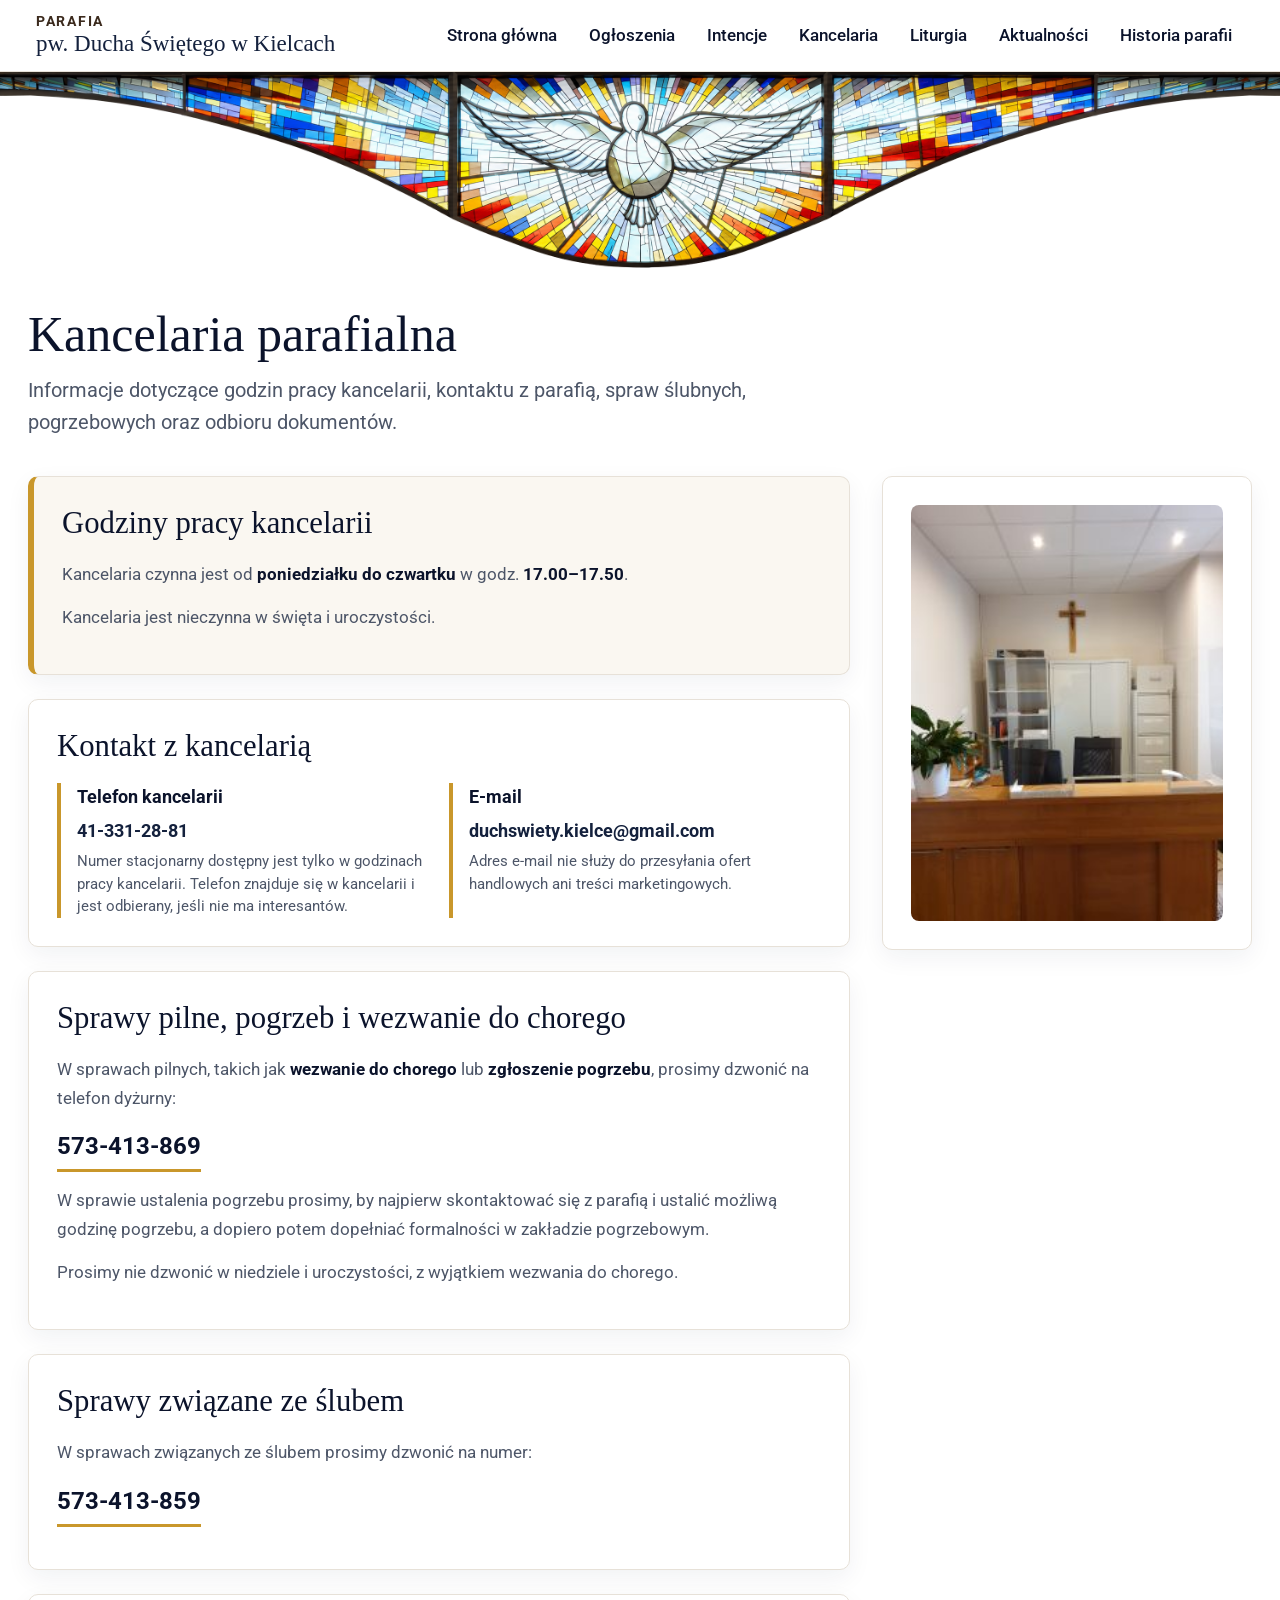
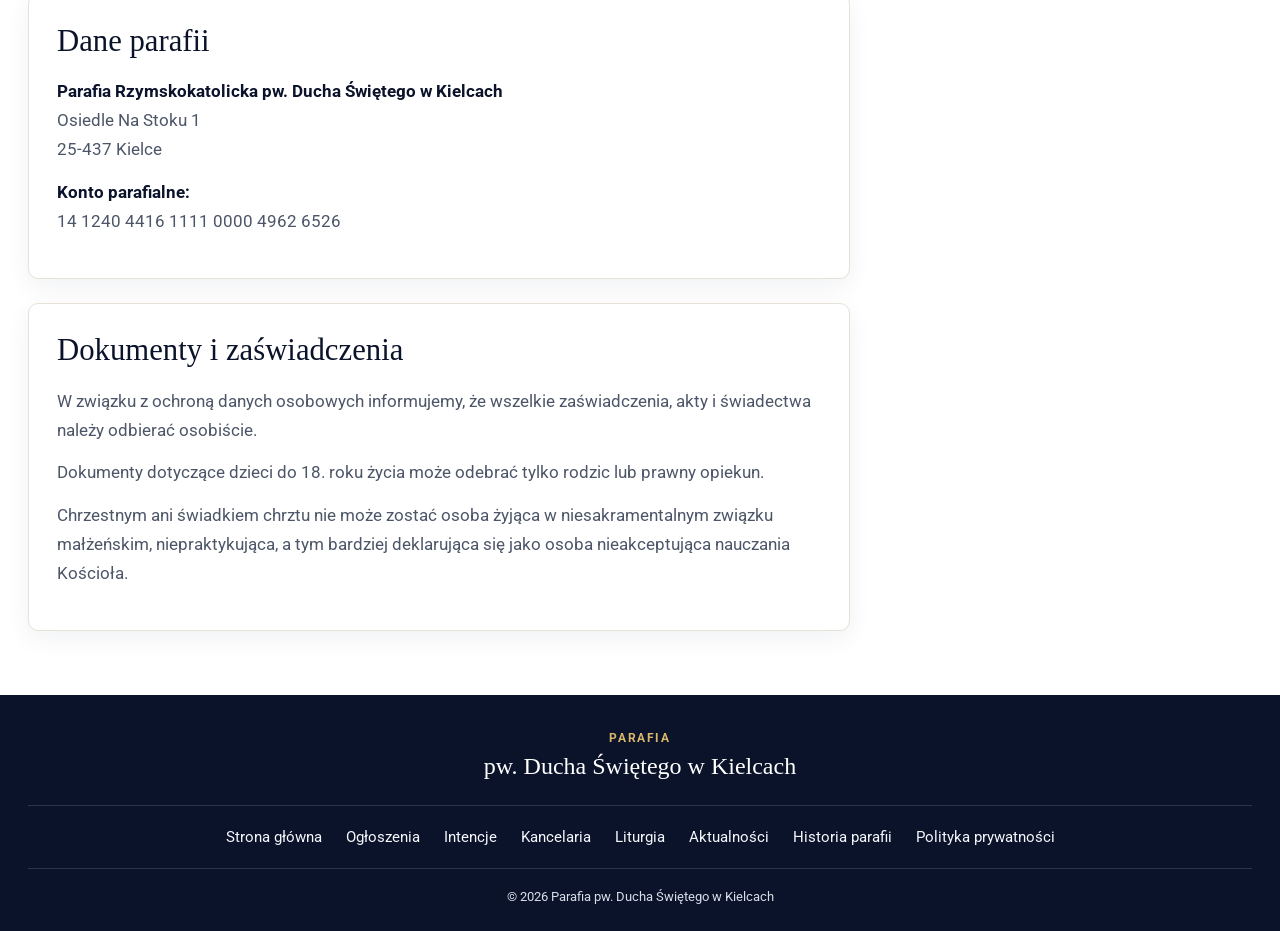
<file: kancelaria/index.html>
<!DOCTYPE html>
<html lang="pl">
<head>
  <meta charset="UTF-8" />
  <meta name="viewport" content="width=device-width, initial-scale=1.0" />

  <title>Kancelaria — Parafia pw. Ducha Świętego w Kielcach</title>
  <meta name="description" content="Kancelaria parafialna Parafii pw. Ducha Świętego w Kielcach. Godziny otwarcia, kontakt, sprawy ślubne, pogrzeby i dokumenty." />

  <link rel="preconnect" href="https://fonts.googleapis.com">
  <link rel="preconnect" href="https://fonts.gstatic.com" crossorigin>
  <link href="https://fonts.googleapis.com/css2?family=Roboto:wght@400;500;700&display=swap" rel="stylesheet">

  <link rel="stylesheet" href="../css/style.css?v=35">
</head>

<body>

  <body>

  <div id="header"></div>

  <section class="hero-image">
  <picture>
    <source
      media="(min-width: 1024px)"
      srcset="../grafiki/witraz-duch-header-wider.png"
    >
    <img src="../grafiki/witraz-duch-header.png" alt="Witraż z symbolem Ducha Świętego">
  </picture>
</section>

  

  <main class="page-content">

    <section class="welcome-section">
      <div class="welcome-content">
        <h1>Kancelaria parafialna</h1>
        <p>
          Informacje dotyczące godzin pracy kancelarii, kontaktu z parafią,
          spraw ślubnych, pogrzebowych oraz odbioru dokumentów.
        </p>
      </div>
    </section>

    <section class="subpage-layout kancelaria-layout">

      <div class="subpage-main">

        <article class="content-card kancelaria-highlight">
          <h2>Godziny pracy kancelarii</h2>

          <p class="large-info">
            Kancelaria czynna jest od <strong>poniedziałku do czwartku</strong>
            w godz. <strong>17.00–17.50</strong>.
          </p>

          <p>
            Kancelaria jest nieczynna w święta i uroczystości.
          </p>
        </article>

        <article class="content-card">
          <h2>Kontakt z kancelarią</h2>

          <div class="contact-grid">

            <div class="contact-item">
              <h3>Telefon kancelarii</h3>
              <p><a href="tel:413312881">41-331-28-81</a></p>
              <span>
                Numer stacjonarny dostępny jest tylko w godzinach pracy kancelarii.
                Telefon znajduje się w kancelarii i jest odbierany, jeśli nie ma interesantów.
              </span>
            </div>

            <div class="contact-item">
              <h3>E-mail</h3>
              <p>
                <a href="mailto:duchswiety.kielce@gmail.com">
                  duchswiety.kielce@gmail.com
                </a>
              </p>
              <span>
                Adres e-mail nie służy do przesyłania ofert handlowych ani treści marketingowych.
              </span>
            </div>

          </div>
        </article>

        <article class="content-card">
          <h2>Sprawy pilne, pogrzeb i wezwanie do chorego</h2>

          <p>
            W sprawach pilnych, takich jak <strong>wezwanie do chorego</strong>
            lub <strong>zgłoszenie pogrzebu</strong>, prosimy dzwonić na telefon dyżurny:
          </p>

          <p class="important-phone">
            <a href="tel:573413869">573-413-869</a>
          </p>

          <p>
            W sprawie ustalenia pogrzebu prosimy, by najpierw skontaktować się
            z parafią i ustalić możliwą godzinę pogrzebu, a dopiero potem
            dopełniać formalności w zakładzie pogrzebowym.
          </p>

          <p>
            Prosimy nie dzwonić w niedziele i uroczystości,
            z wyjątkiem wezwania do chorego.
          </p>
        </article>

        <article class="content-card">
          <h2>Sprawy związane ze ślubem</h2>

          <p>
            W sprawach związanych ze ślubem prosimy dzwonić na numer:
          </p>

          <p class="important-phone">
            <a href="tel:573413859">573-413-859</a>
          </p>
        </article>

        <article class="content-card">
          <h2>Dane parafii</h2>

          <address class="parish-address">
            <strong>Parafia Rzymskokatolicka pw. Ducha Świętego w Kielcach</strong><br>
            Osiedle Na Stoku 1<br>
            25-437 Kielce
          </address>

          <p>
            <strong>Konto parafialne:</strong><br>
            14 1240 4416 1111 0000 4962 6526
          </p>
        </article>

        <article class="content-card">
          <h2>Dokumenty i zaświadczenia</h2>

          <p>
            W związku z ochroną danych osobowych informujemy, że wszelkie
            zaświadczenia, akty i świadectwa należy odbierać osobiście.
          </p>

          <p>
            Dokumenty dotyczące dzieci do 18. roku życia może odebrać tylko
            rodzic lub prawny opiekun.
          </p>

          <p>
            Chrzestnym ani świadkiem chrztu nie może zostać osoba żyjąca
            w niesakramentalnym związku małżeńskim, niepraktykująca, a tym
            bardziej deklarująca się jako osoba nieakceptująca nauczania Kościoła.
          </p>
        </article>

      </div>

      <aside class="subpage-sidebar">

        <div class="photo-box">
          <img src="../foto/kancelaria.jpg" alt="Kancelaria parafialna" class="subpage-photo">
        </div>

      </aside>

    </section>

  </main>

  <div id="footer"></div>

  <script src="../js/script.js?v=10"></script>
</body>
</html>
</file>
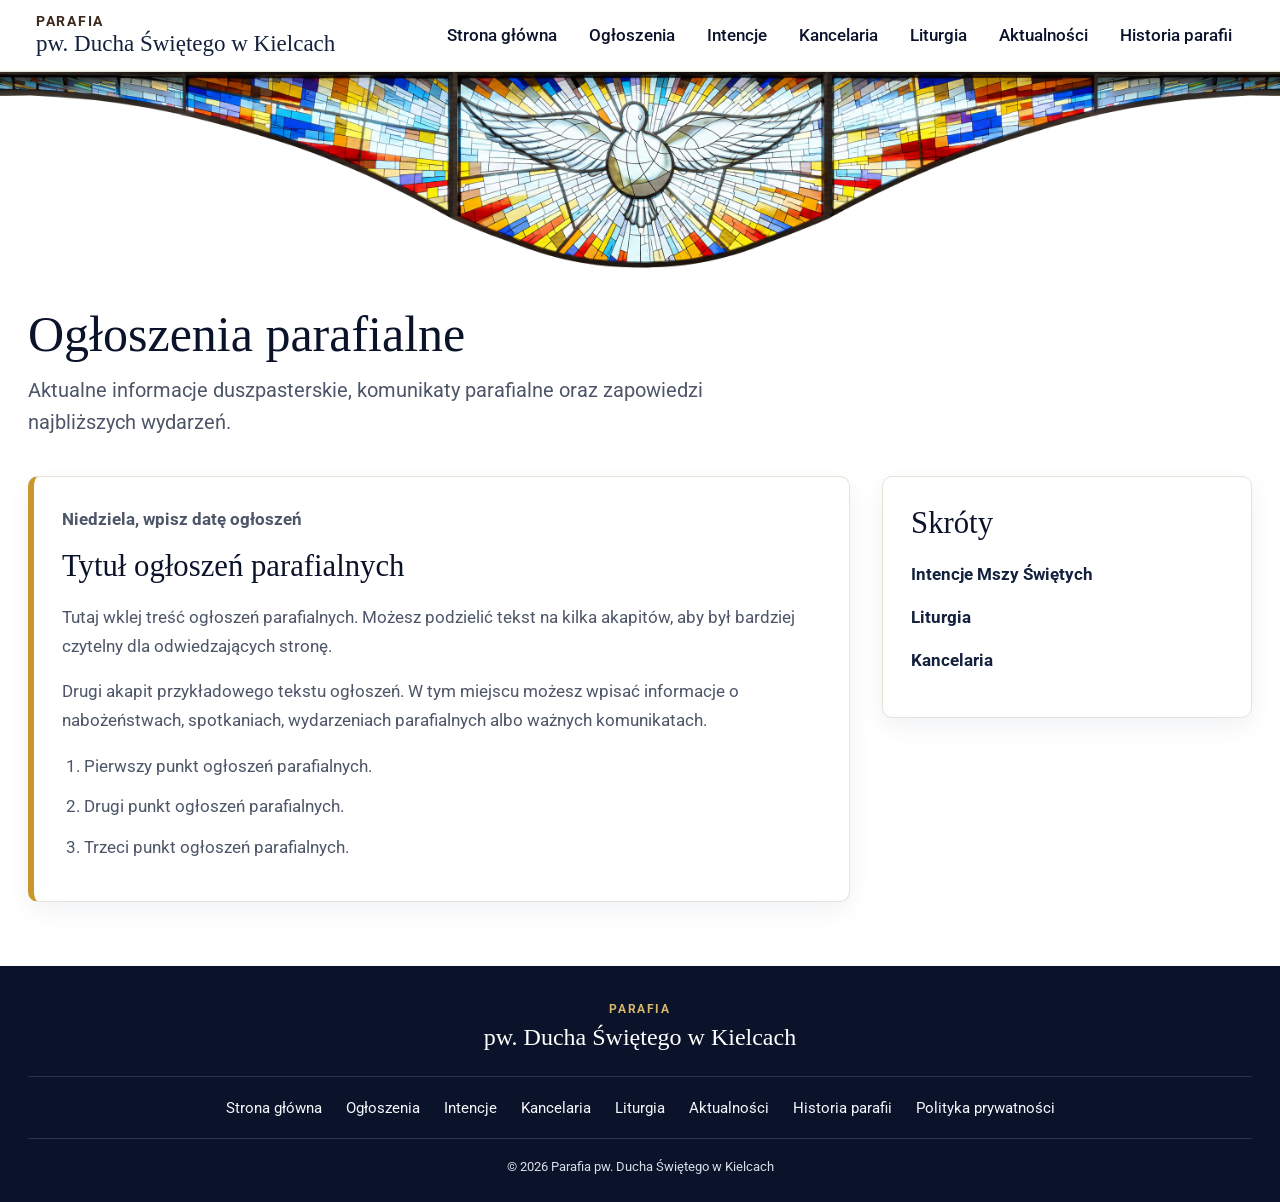
<file: ogloszenia/index.html>
<!DOCTYPE html>
<html lang="pl">
<head>
  <meta charset="UTF-8" />
  <meta name="viewport" content="width=device-width, initial-scale=1.0" />

  <title>Ogłoszenia — Parafia pw. Ducha Świętego w Kielcach</title>
  <meta name="description" content="Ogłoszenia parafialne Parafii pw. Ducha Świętego w Kielcach." />

  <link rel="preconnect" href="https://fonts.googleapis.com">
  <link rel="preconnect" href="https://fonts.gstatic.com" crossorigin>
  <link href="https://fonts.googleapis.com/css2?family=Roboto:wght@400;500;700&display=swap" rel="stylesheet">

  <link rel="stylesheet" href="../css/style.css?v=35">
</head>

<body>

  <div id="header"></div>

  <section class="hero-image">
  <picture>
    <source
      media="(min-width: 1024px)"
      srcset="../grafiki/witraz-duch-header-wider.png"
    >
    <img src="../grafiki/witraz-duch-header.png" alt="Witraż z symbolem Ducha Świętego">
  </picture>
</section>

  <main class="page-content">

    <section class="welcome-section">
      <div class="welcome-content">
        <h1>Ogłoszenia parafialne</h1>
        <p>
          Aktualne informacje duszpasterskie, komunikaty parafialne oraz zapowiedzi
          najbliższych wydarzeń.
        </p>
      </div>
    </section>

    <section class="subpage-layout">

      <div class="subpage-main">

        <article class="content-card ogloszenia-card">

          <p class="announcement-date">
            Niedziela, wpisz datę ogłoszeń
          </p>

          <h2>Tytuł ogłoszeń parafialnych</h2>

          <div class="announcement-content">

            <p>
              Tutaj wklej treść ogłoszeń parafialnych. Możesz podzielić tekst
              na kilka akapitów, aby był bardziej czytelny dla odwiedzających stronę.
            </p>

            <p>
              Drugi akapit przykładowego tekstu ogłoszeń. W tym miejscu możesz wpisać
              informacje o nabożeństwach, spotkaniach, wydarzeniach parafialnych
              albo ważnych komunikatach.
            </p>

            <ol>
              <li>Pierwszy punkt ogłoszeń parafialnych.</li>
              <li>Drugi punkt ogłoszeń parafialnych.</li>
              <li>Trzeci punkt ogłoszeń parafialnych.</li>
            </ol>

          </div>

        </article>

      </div>

      <aside class="subpage-sidebar">

        <div class="side-card">
          <h2>Skróty</h2>

          <p>
            <a href="../intencje/index.html">Intencje Mszy Świętych</a>
          </p>

          <p>
            <a href="../index.html#liturgia">Liturgia</a>
          </p>

          <p>
            <a href="../kancelaria/index.html">Kancelaria</a>
          </p>
        </div>

      </aside>

    </section>

  </main>

  <div id="footer"></div>

  <script src="../js/script.js?v=17"></script>
</body>
</html>
</file>
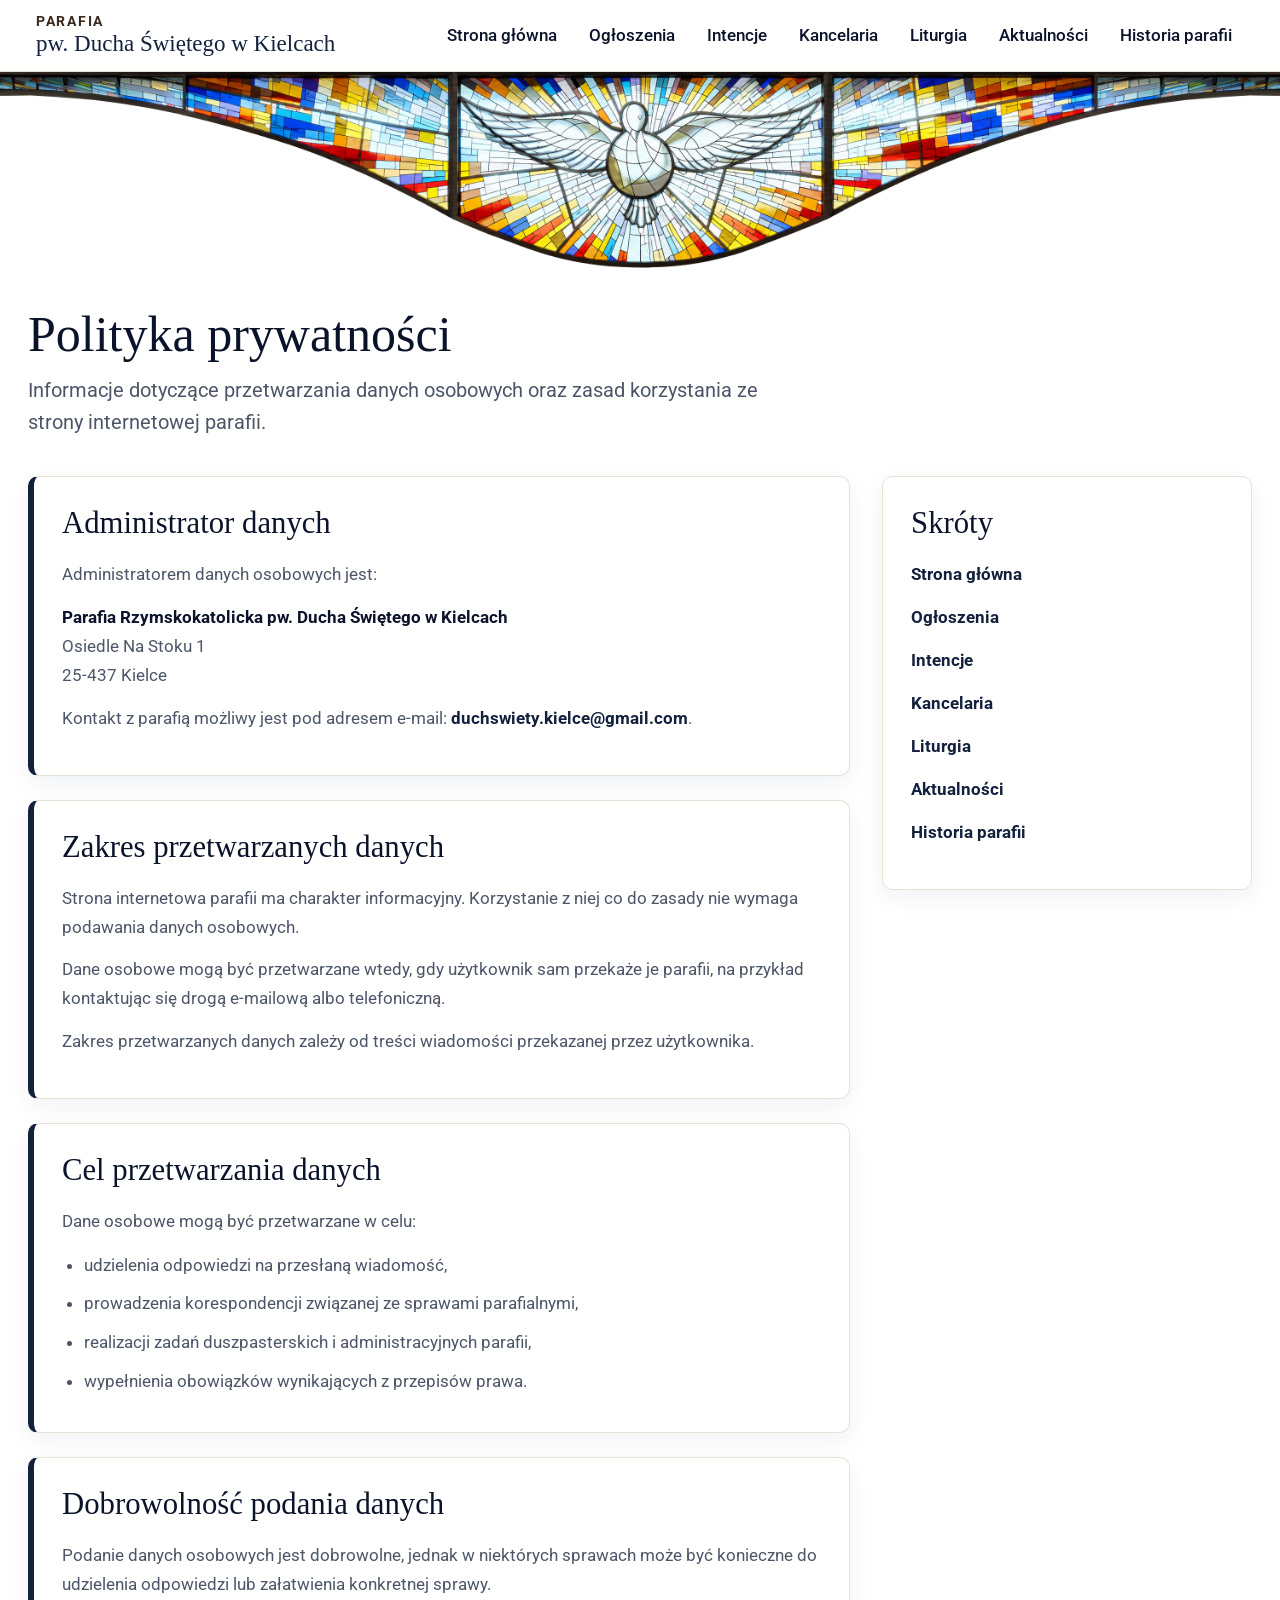
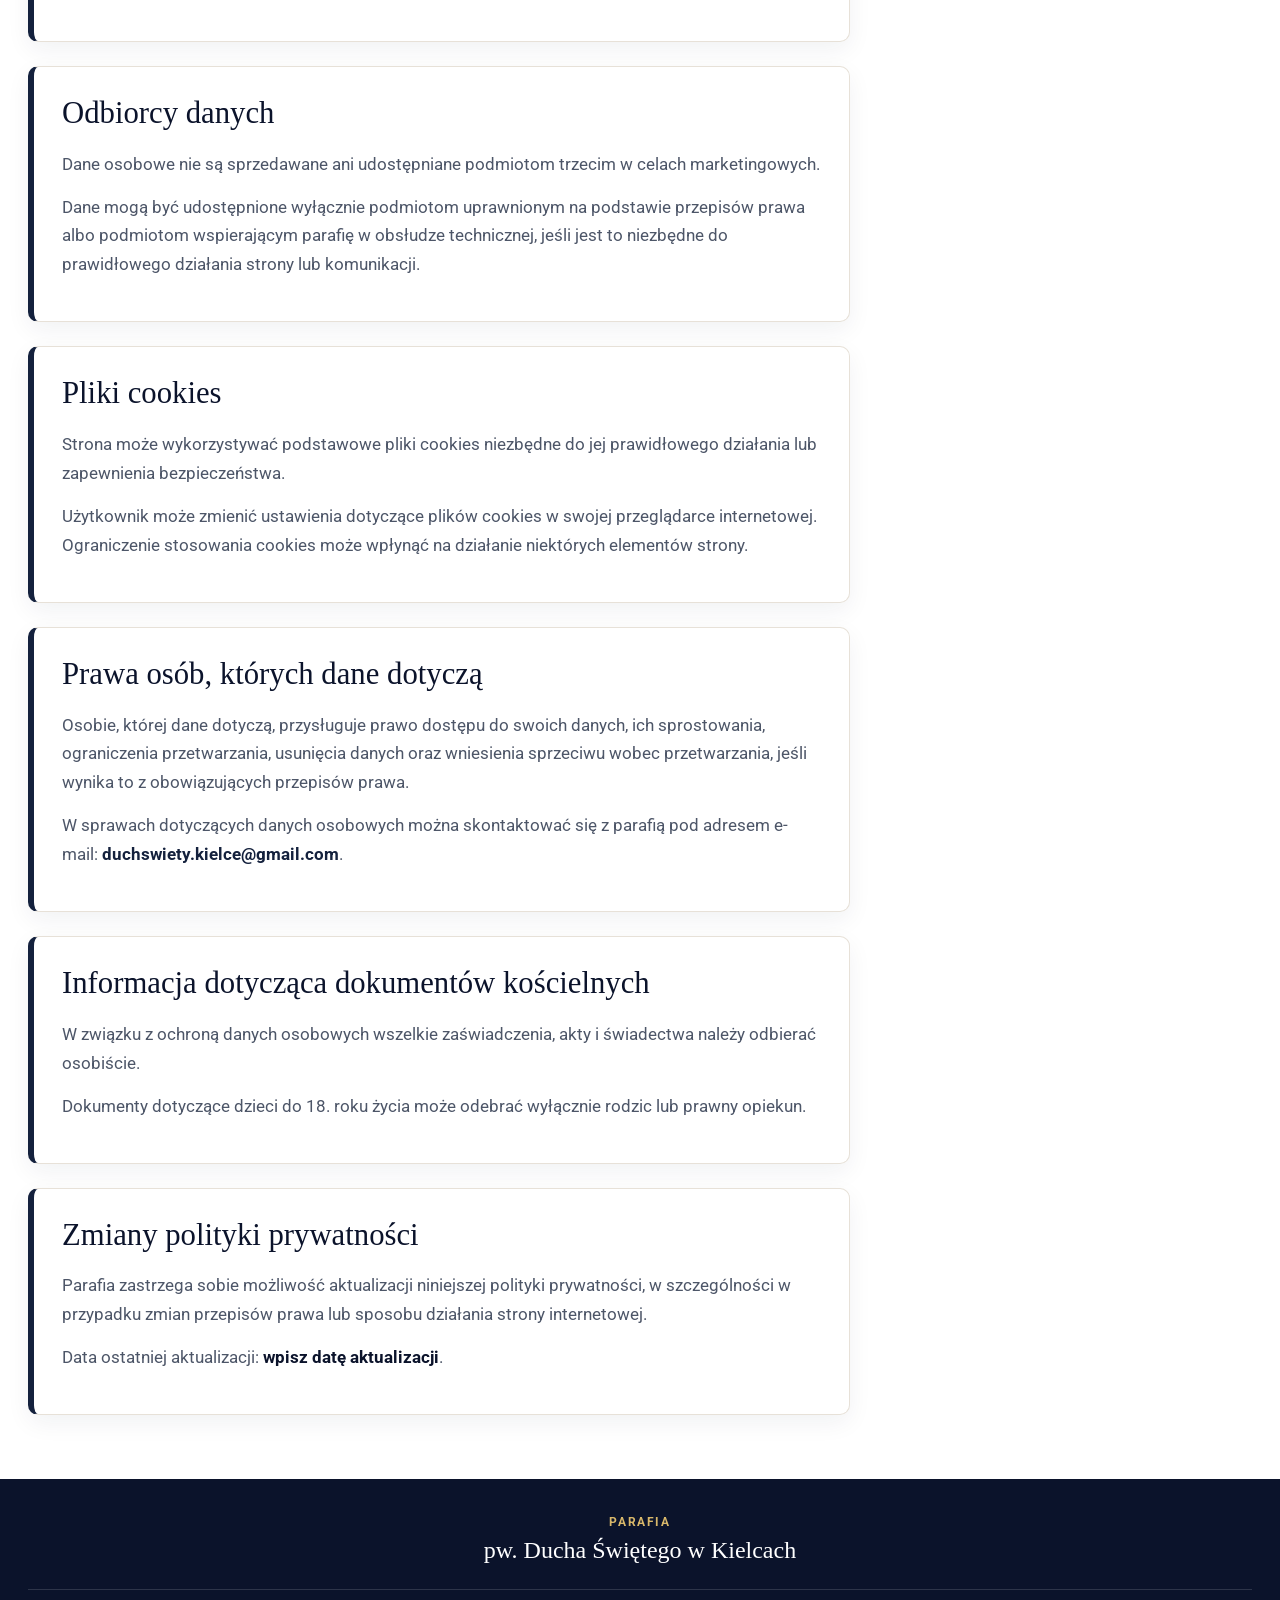
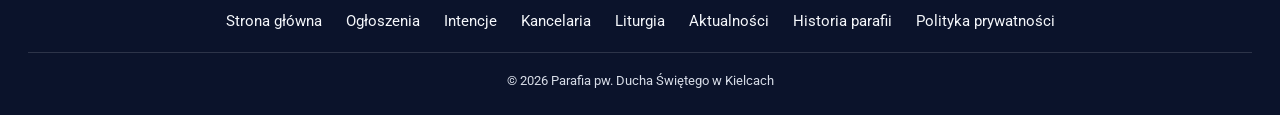
<file: polityka-prywatnosci/index.html>
<!DOCTYPE html>
<html lang="pl">
<head>
  <meta charset="UTF-8" />
  <meta name="viewport" content="width=device-width, initial-scale=1.0" />

  <title>Polityka prywatności — Parafia pw. Ducha Świętego w Kielcach</title>
  <meta name="description" content="Polityka prywatności strony internetowej Parafii pw. Ducha Świętego w Kielcach." />

  <link rel="preconnect" href="https://fonts.googleapis.com">
  <link rel="preconnect" href="https://fonts.gstatic.com" crossorigin>
  <link href="https://fonts.googleapis.com/css2?family=Roboto:wght@400;500;700&display=swap" rel="stylesheet">

  <link rel="stylesheet" href="../css/style.css">
</head>

<body>

  <div id="header"></div>

  <section class="hero-image">
  <picture>
    <source
      media="(min-width: 1024px)"
      srcset="../grafiki/witraz-duch-header-wider.png"
    >
    <img src="../grafiki/witraz-duch-header.png" alt="Witraż z symbolem Ducha Świętego">
  </picture>
</section>

  <main class="page-content">

    <section class="welcome-section">
      <div class="welcome-content">
        <h1>Polityka prywatności</h1>
        <p>
          Informacje dotyczące przetwarzania danych osobowych oraz zasad korzystania
          ze strony internetowej parafii.
        </p>
      </div>
    </section>

    <section class="subpage-layout">

      <div class="subpage-main">

        <article class="content-card privacy-card">
          <h2>Administrator danych</h2>

          <p>
            Administratorem danych osobowych jest:
          </p>

          <p>
            <strong>Parafia Rzymskokatolicka pw. Ducha Świętego w Kielcach</strong><br>
            Osiedle Na Stoku 1<br>
            25-437 Kielce
          </p>

          <p>
            Kontakt z parafią możliwy jest pod adresem e-mail:
            <a href="mailto:duchswiety.kielce@gmail.com">duchswiety.kielce@gmail.com</a>.
          </p>
        </article>

        <article class="content-card privacy-card">
          <h2>Zakres przetwarzanych danych</h2>

          <p>
            Strona internetowa parafii ma charakter informacyjny. Korzystanie
            z niej co do zasady nie wymaga podawania danych osobowych.
          </p>

          <p>
            Dane osobowe mogą być przetwarzane wtedy, gdy użytkownik sam przekaże
            je parafii, na przykład kontaktując się drogą e-mailową albo telefoniczną.
          </p>

          <p>
            Zakres przetwarzanych danych zależy od treści wiadomości przekazanej
            przez użytkownika.
          </p>
        </article>

        <article class="content-card privacy-card">
          <h2>Cel przetwarzania danych</h2>

          <p>
            Dane osobowe mogą być przetwarzane w celu:
          </p>

          <ul class="privacy-list">
            <li>udzielenia odpowiedzi na przesłaną wiadomość,</li>
            <li>prowadzenia korespondencji związanej ze sprawami parafialnymi,</li>
            <li>realizacji zadań duszpasterskich i administracyjnych parafii,</li>
            <li>wypełnienia obowiązków wynikających z przepisów prawa.</li>
          </ul>
        </article>

        <article class="content-card privacy-card">
          <h2>Dobrowolność podania danych</h2>

          <p>
            Podanie danych osobowych jest dobrowolne, jednak w niektórych sprawach
            może być konieczne do udzielenia odpowiedzi lub załatwienia konkretnej
            sprawy.
          </p>
        </article>

        <article class="content-card privacy-card">
          <h2>Odbiorcy danych</h2>

          <p>
            Dane osobowe nie są sprzedawane ani udostępniane podmiotom trzecim
            w celach marketingowych.
          </p>

          <p>
            Dane mogą być udostępnione wyłącznie podmiotom uprawnionym na podstawie
            przepisów prawa albo podmiotom wspierającym parafię w obsłudze technicznej,
            jeśli jest to niezbędne do prawidłowego działania strony lub komunikacji.
          </p>
        </article>

        <article class="content-card privacy-card">
          <h2>Pliki cookies</h2>

          <p>
            Strona może wykorzystywać podstawowe pliki cookies niezbędne do jej
            prawidłowego działania lub zapewnienia bezpieczeństwa.
          </p>

          <p>
            Użytkownik może zmienić ustawienia dotyczące plików cookies w swojej
            przeglądarce internetowej. Ograniczenie stosowania cookies może wpłynąć
            na działanie niektórych elementów strony.
          </p>
        </article>

        <article class="content-card privacy-card">
          <h2>Prawa osób, których dane dotyczą</h2>

          <p>
            Osobie, której dane dotyczą, przysługuje prawo dostępu do swoich danych,
            ich sprostowania, ograniczenia przetwarzania, usunięcia danych oraz
            wniesienia sprzeciwu wobec przetwarzania, jeśli wynika to z obowiązujących
            przepisów prawa.
          </p>

          <p>
            W sprawach dotyczących danych osobowych można skontaktować się z parafią
            pod adresem e-mail:
            <a href="mailto:duchswiety.kielce@gmail.com">duchswiety.kielce@gmail.com</a>.
          </p>
        </article>

        <article class="content-card privacy-card">
          <h2>Informacja dotycząca dokumentów kościelnych</h2>

          <p>
            W związku z ochroną danych osobowych wszelkie zaświadczenia, akty
            i świadectwa należy odbierać osobiście.
          </p>

          <p>
            Dokumenty dotyczące dzieci do 18. roku życia może odebrać wyłącznie
            rodzic lub prawny opiekun.
          </p>
        </article>

        <article class="content-card privacy-card">
          <h2>Zmiany polityki prywatności</h2>

          <p>
            Parafia zastrzega sobie możliwość aktualizacji niniejszej polityki
            prywatności, w szczególności w przypadku zmian przepisów prawa lub
            sposobu działania strony internetowej.
          </p>

          <p>
            Data ostatniej aktualizacji: <strong>wpisz datę aktualizacji</strong>.
          </p>
        </article>

      </div>

      <aside class="subpage-sidebar">

        <div class="side-card">
          <h2>Skróty</h2>

          <p>
            <a href="#" data-link="index.html">Strona główna</a>
          </p>

          <p>
            <a href="#" data-link="ogloszenia/index.html">Ogłoszenia</a>
          </p>

          <p>
            <a href="#" data-link="intencje/index.html">Intencje</a>
          </p>

          <p>
            <a href="#" data-link="kancelaria/index.html">Kancelaria</a>
          </p>

          <p>
            <a href="#" data-link="index.html#liturgia">Liturgia</a>
          </p>

          <p>
            <a href="#" data-link="aktualnosci/index.html">Aktualności</a>
          </p>

          <p>
            <a href="#" data-link="historia-parafii/index.html">Historia parafii</a>
          </p>
        </div>

      </aside>

    </section>

  </main>

  <div id="footer"></div>

  <script src="../js/script.js"></script>
</body>
</html>
</file>
<file: css/style.css>
:root {
  --navy: #14213d;
  --navy-dark: #0b132b;
  --brown: #3b2a1d;
  --gold: #c9972b;
  --blue: #2477b3;
  --green: #5f8f58;
  --violet: #7f6aa3;

  --white: #ffffff;
  --text: #172033;
  --muted: #4d5668;
  --border: #e7e1d8;

  --tile-ogloszenia: #fff7e8;
  --tile-intencje: #eef7fd;
  --tile-kancelaria: #f5f0fb;

  --soft-cream: #faf7f1;
  --soft-gold: #fffaf0;
  --shadow: 0 8px 24px rgba(20, 33, 61, 0.06);
}

/* RESET */

* {
  box-sizing: border-box;
  margin: 0;
  padding: 0;
}

html {
  scroll-behavior: smooth;
  scroll-padding-top: 90px;
}

html,
body {
  background: var(--white);
}

body {
  font-family: "Roboto", Arial, sans-serif;
  color: var(--text);
  line-height: 1.6;
}

a {
  color: inherit;
  text-decoration: none;
}

img {
  max-width: 100%;
  height: auto;
  display: block;
}

/* HEADER / GÓRNY PASEK */

#header {
  position: sticky;
  top: 0;
  width: 100%;
  z-index: 5000;
  margin: 0;
  padding: 0;
}

.site-header {
  width: 100%;
  background: var(--white);
  border-bottom: 1px solid var(--border);
  box-shadow: 0 2px 14px rgba(20, 33, 61, 0.08);
  position: relative;
  z-index: 5000;
  margin: 0;
  padding: 0;
}

.header-container {
  width: 100%;
  margin: 0;
  padding: 12px 36px;
  display: flex;
  align-items: center;
  justify-content: flex-start;
  gap: 28px;
  position: relative;
  overflow: visible;
}

.parish-name {
  display: flex;
  flex-direction: column;
  color: var(--navy);
  min-width: 250px;
  flex-shrink: 0;
}

.parish-name span {
  font-family: "Roboto", Arial, sans-serif;
  font-size: 14px;
  font-weight: 700;
  text-transform: uppercase;
  letter-spacing: 1.7px;
  color: var(--brown);
  line-height: 1.1;
  margin-bottom: 2px;
}

.parish-name strong {
  font-family: Georgia, "Times New Roman", serif;
  font-size: 23px;
  font-weight: normal;
  line-height: 1.12;
  color: var(--navy);
}

/* MENU DESKTOP */

.main-nav {
  margin-left: auto;
}

.main-nav ul {
  display: flex;
  align-items: center;
  justify-content: flex-end;
  gap: 8px;
  list-style: none;
}

.main-nav a {
  display: block;
  padding: 10px 12px;
  border-radius: 5px;
  color: var(--navy-dark);
  font-family: "Roboto", Arial, sans-serif;
  font-size: 17px;
  font-weight: 500;
  background: transparent;
  white-space: nowrap;
  transition:
    background 0.2s ease,
    color 0.2s ease,
    box-shadow 0.2s ease;
}

.main-nav a:hover,
.main-nav a:focus {
  background: var(--navy);
  color: var(--white);
  box-shadow: 0 4px 12px rgba(20, 33, 61, 0.18);
}

/* HAMBURGER */

.menu-toggle {
  display: none;
  width: 44px;
  height: 44px;
  border: 0;
  background: transparent;
  border-radius: 0;
  cursor: pointer;
  padding: 5px;
  margin-left: auto;
  flex-shrink: 0;
  overflow: visible;
  align-items: center;
  justify-content: center;
  flex-direction: column;
}

.menu-toggle span {
  display: block;
  width: 34px;
  height: 4px;
  margin: 3.5px 0;
  background: var(--navy-dark);
  border-radius: 8px;
  flex-shrink: 0;
  transition:
    transform 0.2s ease,
    opacity 0.2s ease;
}

.menu-toggle.active span:nth-child(1) {
  transform: translateY(11px) rotate(45deg);
}

.menu-toggle.active span:nth-child(2) {
  opacity: 0;
}

.menu-toggle.active span:nth-child(3) {
  transform: translateY(-11px) rotate(-45deg);
}

/* WITRAŻ POD MENU */

.hero-image {
  width: 100%;
  margin: 0;
  padding: 0;
  line-height: 0;
  display: block;
  background: var(--white);
}

.hero-image picture {
  display: block;
  width: 100%;
  margin: 0;
  padding: 0;
  line-height: 0;
}

.hero-image img {
  display: block;
  width: 100%;
  height: auto;
  margin: 0;
  padding: 0;
}

/* GŁÓWNA TREŚĆ */

.page-content {
  max-width: 1280px;
  margin: 0 auto;
  padding: 38px 28px 64px;
  background: var(--white);
}

.welcome-section {
  margin-bottom: 38px;
}

.welcome-content {
  max-width: 840px;
}

.welcome-content h1 {
  font-family: Georgia, "Times New Roman", serif;
  color: var(--navy-dark);
  font-size: clamp(34px, 4vw, 50px);
  font-weight: normal;
  line-height: 1.12;
  margin-bottom: 12px;
}

.welcome-content p {
  max-width: 760px;
  color: var(--muted);
  font-size: clamp(17px, 2vw, 20px);
}

/* KAFELKI NA STRONIE GŁÓWNEJ */

.tiles-section {
  margin-top: 10px;
}

.tiles {
  display: grid;
  grid-template-columns: repeat(3, 1fr);
  gap: 26px;
}

.tile {
  aspect-ratio: 1 / 1;
  width: 100%;
  border: 1px solid var(--border);
  border-top: 7px solid transparent;
  border-radius: 12px;
  padding: 28px 20px;
  display: flex;
  flex-direction: column;
  align-items: center;
  justify-content: center;
  gap: 22px;
  text-align: center;
  font-family: "Roboto", Arial, sans-serif;
  transition:
    transform 0.2s ease,
    box-shadow 0.2s ease,
    border-color 0.2s ease;
}

.tile:hover {
  transform: translateY(-4px);
  box-shadow: 0 10px 26px rgba(20, 33, 61, 0.12);
}

.tile-icon {
  width: 130px;
  height: 130px;
  object-fit: contain;
  display: block;
  margin: 0 auto;
}

.tile h2 {
  color: var(--navy-dark);
  font-family: "Roboto", Arial, sans-serif;
  font-size: clamp(23px, 2.2vw, 31px);
  font-weight: 700;
  line-height: 1.2;
}

.tile-ogloszenia {
  background: var(--tile-ogloszenia);
  border-top-color: var(--gold);
}

.tile-intencje {
  background: var(--tile-intencje);
  border-top-color: var(--blue);
}

.tile-kancelaria {
  background: var(--tile-kancelaria);
  border-top-color: var(--violet);
}

.tile-ogloszenia:hover {
  border-color: var(--gold);
}

.tile-intencje:hover {
  border-color: var(--blue);
}

.tile-kancelaria:hover {
  border-color: var(--violet);
}

/* SEKCJE STRONY GŁÓWNEJ */

.home-section {
  margin-top: 56px;
}

.section-heading {
  margin-bottom: 24px;
}

.section-heading h2 {
  font-family: Georgia, "Times New Roman", serif;
  color: var(--navy-dark);
  font-size: clamp(28px, 3vw, 40px);
  font-weight: normal;
  line-height: 1.2;
}

.section-heading p {
  color: var(--muted);
  font-size: 18px;
  max-width: 760px;
  margin-top: 8px;
}

/* IKONY WEWNĄTRZ PÓL LITURGII I CZYTAŃ */

.section-box-icon-wrap {
  display: flex;
  justify-content: center;
  margin-bottom: 28px;
}

.section-box-icon {
  width: 130px;
  height: 130px;
  object-fit: contain;
  display: block;
}

/* LITURGIA */

.liturgy-box {
  background: var(--soft-cream);
  border: 1px solid var(--border);
  border-left: 6px solid var(--gold);
  border-radius: 10px;
  padding: 30px;
  box-shadow: var(--shadow);
}

.liturgy-grid {
  display: grid;
  grid-template-columns: repeat(3, 1fr);
  gap: 22px;
}

.liturgy-item h3 {
  color: var(--navy-dark);
  font-size: 20px;
  margin-bottom: 10px;
}

.liturgy-item p,
.liturgy-item li {
  color: var(--muted);
  font-size: 16px;
  line-height: 1.7;
}

.liturgy-item ul {
  list-style: none;
}

/* CZYTANIA NA DZIŚ */

.daily-readings-box {
  background: var(--soft-cream);
  border: 1px solid var(--border);
  border-left: 6px solid var(--gold);
  border-radius: 10px;
  padding: 30px;
  box-shadow: var(--shadow);
}

.readings-date {
  color: var(--gold);
  font-size: 15px;
  font-weight: 700;
  margin-bottom: 18px;
  text-align: center;
}

.readings-grid {
  display: grid;
  grid-template-columns: repeat(3, 1fr);
  gap: 22px;
}

.reading-item {
  background: var(--white);
  border: 1px solid var(--border);
  border-radius: 10px;
  padding: 22px;
}

.reading-item h3 {
  color: var(--navy-dark);
  font-size: 20px;
  margin-bottom: 8px;
}

.reading-item p {
  color: var(--muted);
  font-size: 16px;
  line-height: 1.6;
}

/* AKTUALNOŚCI NA STRONIE GŁÓWNEJ */

.news-section {
  padding-top: 8px;
}

.news-grid {
  display: grid;
  grid-template-columns: repeat(3, 1fr);
  gap: 22px;
}

.news-card {
  background: var(--white);
  border: 1px solid var(--border);
  border-left: 5px solid var(--green);
  border-radius: 10px;
  padding: 24px;
  box-shadow: var(--shadow);
  min-height: 220px;
  transition:
    transform 0.2s ease,
    box-shadow 0.2s ease;
}

.news-card:hover {
  transform: translateY(-3px);
  box-shadow: 0 10px 26px rgba(20, 33, 61, 0.10);
}

.news-card time {
  display: block;
  color: var(--green);
  font-size: 14px;
  font-weight: 700;
  margin-bottom: 8px;
}

.news-card h3 {
  color: var(--navy-dark);
  font-size: 21px;
  line-height: 1.3;
  margin-bottom: 10px;
}

.news-card p {
  color: var(--muted);
  font-size: 16px;
  line-height: 1.7;
  margin-bottom: 14px;
}

.news-card a {
  color: var(--navy);
  font-weight: 700;
}

.news-card a:hover {
  text-decoration: underline;
}

.section-button {
  margin-top: 28px;
  text-align: center;
}

.button-link {
  display: inline-block;
  background: var(--navy);
  color: var(--white);
  padding: 13px 24px;
  border-radius: 6px;
  font-weight: 700;
  transition:
    background 0.2s ease,
    transform 0.2s ease;
}

.button-link:hover,
.button-link:focus {
  background: var(--navy-dark);
  transform: translateY(-2px);
}

/* PODSTRONY */

.subpage-layout {
  display: grid;
  grid-template-columns: minmax(0, 2fr) minmax(260px, 0.9fr);
  gap: 32px;
}

.subpage-main {
  display: flex;
  flex-direction: column;
  gap: 24px;
}

.subpage-sidebar {
  display: flex;
  flex-direction: column;
  gap: 24px;
}

.content-card,
.side-card,
.photo-box {
  background: var(--white);
  border: 1px solid var(--border);
  border-radius: 10px;
  padding: 28px;
  box-shadow: var(--shadow);
}

.content-card h2,
.side-card h2 {
  font-family: Georgia, "Times New Roman", serif;
  color: var(--navy-dark);
  font-size: clamp(24px, 2.4vw, 32px);
  font-weight: normal;
  line-height: 1.2;
  margin-bottom: 18px;
}

.content-card p,
.side-card p,
.parish-address {
  color: var(--muted);
  font-size: 17px;
  line-height: 1.7;
  margin-bottom: 14px;
}

.content-card strong,
.side-card strong,
.parish-address strong {
  color: var(--navy-dark);
}

.content-card a,
.side-card a {
  color: var(--navy);
  font-weight: 700;
}

.content-card a:hover,
.side-card a:hover {
  text-decoration: underline;
}

.info-list {
  list-style: none;
  display: flex;
  flex-direction: column;
  gap: 16px;
  margin-top: 18px;
}

.info-list li {
  color: var(--muted);
  font-size: 17px;
  line-height: 1.7;
  padding-left: 18px;
  border-left: 4px solid var(--gold);
}

.warning-card {
  border-top: 6px solid var(--gold);
  background: var(--soft-gold);
}

.parish-address {
  font-style: normal;
}

.photo-placeholder {
  min-height: 260px;
  border: 2px dashed var(--border);
  border-radius: 8px;
  background: var(--soft-cream);
  display: flex;
  align-items: center;
  justify-content: center;
  text-align: center;
  color: var(--muted);
  font-size: 16px;
  padding: 24px;
}

.subpage-photo {
  width: 100%;
  height: auto;
  border-radius: 8px;
  display: block;
}

/* KANCELARIA */

.kancelaria-layout {
  align-items: start;
}

.kancelaria-highlight {
  border-left: 6px solid var(--gold);
  background: var(--soft-cream);
}

.large-info {
  font-size: 20px;
  color: var(--navy-dark);
}

.contact-grid {
  display: grid;
  grid-template-columns: repeat(2, 1fr);
  gap: 20px;
}

.contact-item {
  border-left: 4px solid var(--gold);
  padding-left: 16px;
}

.contact-item h3 {
  color: var(--navy-dark);
  font-size: 18px;
  margin-bottom: 4px;
}

.contact-item p {
  margin-bottom: 4px;
}

.contact-item a {
  font-size: 18px;
  font-weight: 700;
}

.contact-item span {
  display: block;
  color: var(--muted);
  font-size: 15px;
  line-height: 1.5;
}

.notice-card {
  border-left: 6px solid var(--blue);
  background: #f5fbff;
}

.important-phone {
  margin: 10px 0 18px;
}

.important-phone a {
  display: inline-block;
  color: var(--navy-dark);
  font-size: 24px;
  font-weight: 700;
  border-bottom: 3px solid var(--gold);
  padding-bottom: 2px;
}

/* OGŁOSZENIA */

.ogloszenia-card {
  border-left: 6px solid var(--gold);
}

.announcement-date {
  color: var(--gold);
  font-size: 15px;
  font-weight: 700;
  margin-bottom: 8px;
}

.announcement-content {
  margin-top: 18px;
}

.announcement-content p {
  margin-bottom: 16px;
}

.announcement-content ol,
.announcement-content ul {
  margin: 16px 0 0 22px;
  color: var(--muted);
  font-size: 17px;
  line-height: 1.8;
}

.announcement-content li {
  margin-bottom: 10px;
}

/* INTENCJE */

.intencje-card {
  border-left: 6px solid var(--blue);
}

.announcement-content h3 {
  color: var(--navy-dark);
  font-size: 21px;
  margin-top: 26px;
  margin-bottom: 8px;
}

.announcement-content h3:first-of-type {
  margin-top: 10px;
}

/* PODSTRONA AKTUALNOŚCI */

.actual-news-section {
  margin-top: 10px;
}

.actual-news-grid {
  display: grid;
  grid-template-columns: repeat(3, 1fr);
  gap: 28px;
}

.actual-news-tile {
  background: var(--white);
  border: 1px solid var(--border);
  border-radius: 12px;
  overflow: hidden;
  box-shadow: var(--shadow);
  transition:
    transform 0.2s ease,
    box-shadow 0.2s ease;
}

.actual-news-tile:hover {
  transform: translateY(-4px);
  box-shadow: 0 10px 26px rgba(20, 33, 61, 0.12);
}

.actual-news-tile a {
  display: block;
  height: 100%;
  color: inherit;
  text-decoration: none;
}

.actual-news-photo-placeholder {
  aspect-ratio: 1 / 1;
  width: 100%;
  background: var(--soft-cream);
  border-bottom: 1px solid var(--border);
  display: flex;
  align-items: center;
  justify-content: center;
  color: var(--muted);
  font-size: 16px;
  text-align: center;
}

.actual-news-image {
  aspect-ratio: 1 / 1;
  width: 100%;
  overflow: hidden;
  background: var(--soft-cream);
  border-bottom: 1px solid var(--border);
}

.actual-news-image img {
  width: 100%;
  height: 100%;
  object-fit: cover;
}

.actual-news-tile h2 {
  min-height: 92px;
  padding: 20px;
  color: var(--navy-dark);
  font-family: "Roboto", Arial, sans-serif;
  font-size: clamp(20px, 1.8vw, 25px);
  font-weight: 500;
  line-height: 1.25;
}

.home-news-grid {
  margin-top: 10px;
}

/* HISTORIA PARAFII */

.historia-card {
  border-left: 6px solid var(--gold);
}

.historia-card h3 {
  color: var(--navy-dark);
  font-size: 22px;
  margin-top: 28px;
  margin-bottom: 10px;
}

.historia-card h4 {
  color: var(--navy-dark);
  font-size: 18px;
  margin-top: 20px;
  margin-bottom: 10px;
}

.history-timeline {
  display: flex;
  flex-direction: column;
  gap: 14px;
}

.history-timeline p {
  border-left: 4px solid var(--gold);
  padding-left: 16px;
  margin-bottom: 0;
}

.clergy-list {
  margin: 12px 0 20px 22px;
  color: var(--muted);
  font-size: 17px;
  line-height: 1.7;
}

.clergy-list li {
  margin-bottom: 6px;
}

.clergy-columns {
  columns: 2;
  column-gap: 36px;
}

/* POLITYKA PRYWATNOŚCI */

.privacy-card {
  border-left: 6px solid var(--navy);
}

.privacy-list {
  margin: 12px 0 0 22px;
  color: var(--muted);
  font-size: 17px;
  line-height: 1.8;
}

.privacy-list li {
  margin-bottom: 8px;
}

/* STOPKA */

.site-footer {
  background: var(--navy-dark);
  color: var(--white);
  font-family: "Roboto", Arial, sans-serif;
}

.footer-container {
  max-width: 1280px;
  margin: 0 auto;
  padding: 34px 28px 24px;
}

.footer-brand {
  text-align: center;
  margin-bottom: 24px;
}

.footer-brand span {
  display: block;
  font-size: 12px;
  font-weight: 700;
  text-transform: uppercase;
  letter-spacing: 1.6px;
  color: #d8b76a;
  margin-bottom: 4px;
}

.footer-brand strong {
  display: block;
  font-family: Georgia, "Times New Roman", serif;
  font-size: 24px;
  font-weight: normal;
  line-height: 1.2;
  color: var(--white);
}

.footer-brand p {
  margin-top: 4px;
  color: #d8dde8;
  font-size: 14px;
}

.footer-nav {
  border-top: 1px solid rgba(255, 255, 255, 0.14);
  border-bottom: 1px solid rgba(255, 255, 255, 0.14);
  padding: 18px 0;
  margin-bottom: 18px;
}

.footer-nav ul {
  list-style: none;
  display: flex;
  justify-content: center;
  flex-wrap: wrap;
  gap: 10px 24px;
}

.footer-nav a {
  color: #f5f7fb;
  font-size: 15px;
  transition: color 0.2s ease;
}

.footer-nav a:hover,
.footer-nav a:focus {
  color: #d8b76a;
}

.footer-bottom {
  text-align: center;
  color: #d8dde8;
  font-size: 13px;
}

.footer-bottom p {
  margin: 0;
}

/* MNIEJSZE LAPTOPY */

@media (max-width: 1150px) {
  .tile-icon,
  .section-box-icon {
    width: 118px;
    height: 118px;
  }

  .liturgy-grid,
  .news-grid,
  .readings-grid {
    grid-template-columns: repeat(2, 1fr);
  }
}

/* MENU MOBILNE / MNIEJSZE EKRANY */

@media (max-width: 1200px) {
  html {
    scroll-padding-top: 72px;
  }

  .header-container {
    min-height: 68px;
    padding: 6px 18px;
    gap: 12px;
  }

  .parish-name {
    min-width: 0;
    max-width: calc(100% - 58px);
  }

  .parish-name span {
    font-size: 10px;
    line-height: 1;
    letter-spacing: 1.2px;
    margin-bottom: 2px;
  }

  .parish-name strong {
    font-size: 18px;
    line-height: 1.05;
  }

  .menu-toggle {
    display: flex;
    width: 44px;
    height: 44px;
    padding: 5px;
  }

  .menu-toggle span {
    width: 34px;
    height: 4px;
    margin: 3.5px 0;
    border-radius: 6px;
  }

  .menu-toggle.active span:nth-child(1) {
    transform: translateY(11px) rotate(45deg);
  }

  .menu-toggle.active span:nth-child(3) {
    transform: translateY(-11px) rotate(-45deg);
  }

  .main-nav {
    position: absolute;
    top: 100%;
    left: 0;
    right: 0;
    width: 100%;
    margin-left: 0;
    background: var(--white);
    border-bottom: 1px solid var(--border);
    display: none;
    box-shadow: 0 10px 22px rgba(20, 33, 61, 0.12);
    z-index: 6000;
  }

  .main-nav.open {
    display: block;
  }

  .main-nav ul {
    display: flex;
    flex-direction: column;
    align-items: stretch;
    gap: 0;
    width: 100%;
    margin: 0;
    padding: 8px 18px 16px;
  }

  .main-nav a {
    display: block;
    padding: 13px 16px;
    border-bottom: 1px solid var(--border);
    border-radius: 0;
    font-size: 17px;
    color: var(--navy-dark);
  }

  .main-nav a:hover,
  .main-nav a:focus {
    background: var(--navy);
    color: var(--white);
  }

  .page-content {
    padding: 34px 22px 56px;
  }

  .welcome-content {
    max-width: 100%;
  }

  .subpage-layout {
    grid-template-columns: 1fr;
  }

  .kancelaria-layout .subpage-sidebar {
    order: -1;
  }
}

/* TABLETY */

@media (max-width: 900px) {
  .actual-news-grid {
    grid-template-columns: repeat(2, 1fr);
  }
}

@media (max-width: 800px) {
  .tiles {
    grid-template-columns: 1fr;
    gap: 20px;
  }

  .tile {
    aspect-ratio: auto;
    min-height: 180px;
  }

  .tile-icon,
  .section-box-icon {
    width: 108px;
    height: 108px;
  }

  .liturgy-grid,
  .news-grid,
  .readings-grid {
    grid-template-columns: 1fr;
  }

  .contact-grid {
    grid-template-columns: 1fr;
  }

  .clergy-columns {
    columns: 1;
  }
}

/* SMARTFONY */

@media (max-width: 600px) {
  html {
    scroll-padding-top: 68px;
  }

  .header-container {
    min-height: 64px;
    padding: 5px 16px 5px 20px;
  }

  .parish-name {
    max-width: calc(100% - 54px);
  }

  .parish-name span {
    font-size: 9.5px;
    letter-spacing: 1.1px;
    margin-bottom: 2px;
  }

  .parish-name strong {
    font-size: 17px;
    line-height: 1.04;
  }

  .menu-toggle {
    width: 42px;
    height: 42px;
    padding: 5px;
  }

  .menu-toggle span {
    width: 32px;
    height: 4px;
    margin: 3px 0;
  }

  .menu-toggle.active span:nth-child(1) {
    transform: translateY(10px) rotate(45deg);
  }

  .menu-toggle.active span:nth-child(3) {
    transform: translateY(-10px) rotate(-45deg);
  }

  .main-nav a {
    font-size: 17px;
    padding: 13px 16px;
  }

  .page-content {
    padding: 30px 16px 46px;
  }

  .welcome-section {
    margin-bottom: 30px;
  }

  .welcome-content h1 {
    font-size: 34px;
    line-height: 1.12;
    margin-bottom: 16px;
  }

  .welcome-content p {
    font-size: 18px;
    line-height: 1.65;
  }

  .tiles,
  .liturgy-grid,
  .news-grid,
  .actual-news-grid,
  .readings-grid {
    grid-template-columns: 1fr;
    gap: 20px;
  }

  .tile {
    aspect-ratio: auto;
    min-height: 170px;
    padding: 24px 20px;
  }

  .tile-icon,
  .section-box-icon {
    width: 96px;
    height: 96px;
  }

  .section-box-icon-wrap {
    margin-bottom: 22px;
  }

  .tile h2 {
    font-size: 25px;
    line-height: 1.2;
  }

  .actual-news-tile h2 {
    min-height: auto;
    font-size: 22px;
  }

  .home-section {
    margin-top: 44px;
  }

  .liturgy-box,
  .daily-readings-box {
    padding: 24px;
  }

  .reading-item {
    padding: 20px;
  }

  .news-card {
    padding: 22px;
  }

  .content-card,
  .side-card,
  .photo-box {
    padding: 22px;
  }

  .content-card p,
  .side-card p,
  .parish-address,
  .info-list li {
    font-size: 16px;
  }

  .large-info {
    font-size: 18px;
  }

  .contact-item a {
    font-size: 17px;
  }

  .important-phone a {
    font-size: 21px;
  }

  .photo-placeholder {
    min-height: 200px;
  }

  .footer-container {
    padding: 30px 20px 24px;
  }

  .footer-nav ul {
    flex-direction: column;
    gap: 10px;
    text-align: center;
  }

  .footer-nav a {
    font-size: 16px;
  }
}
</file>
